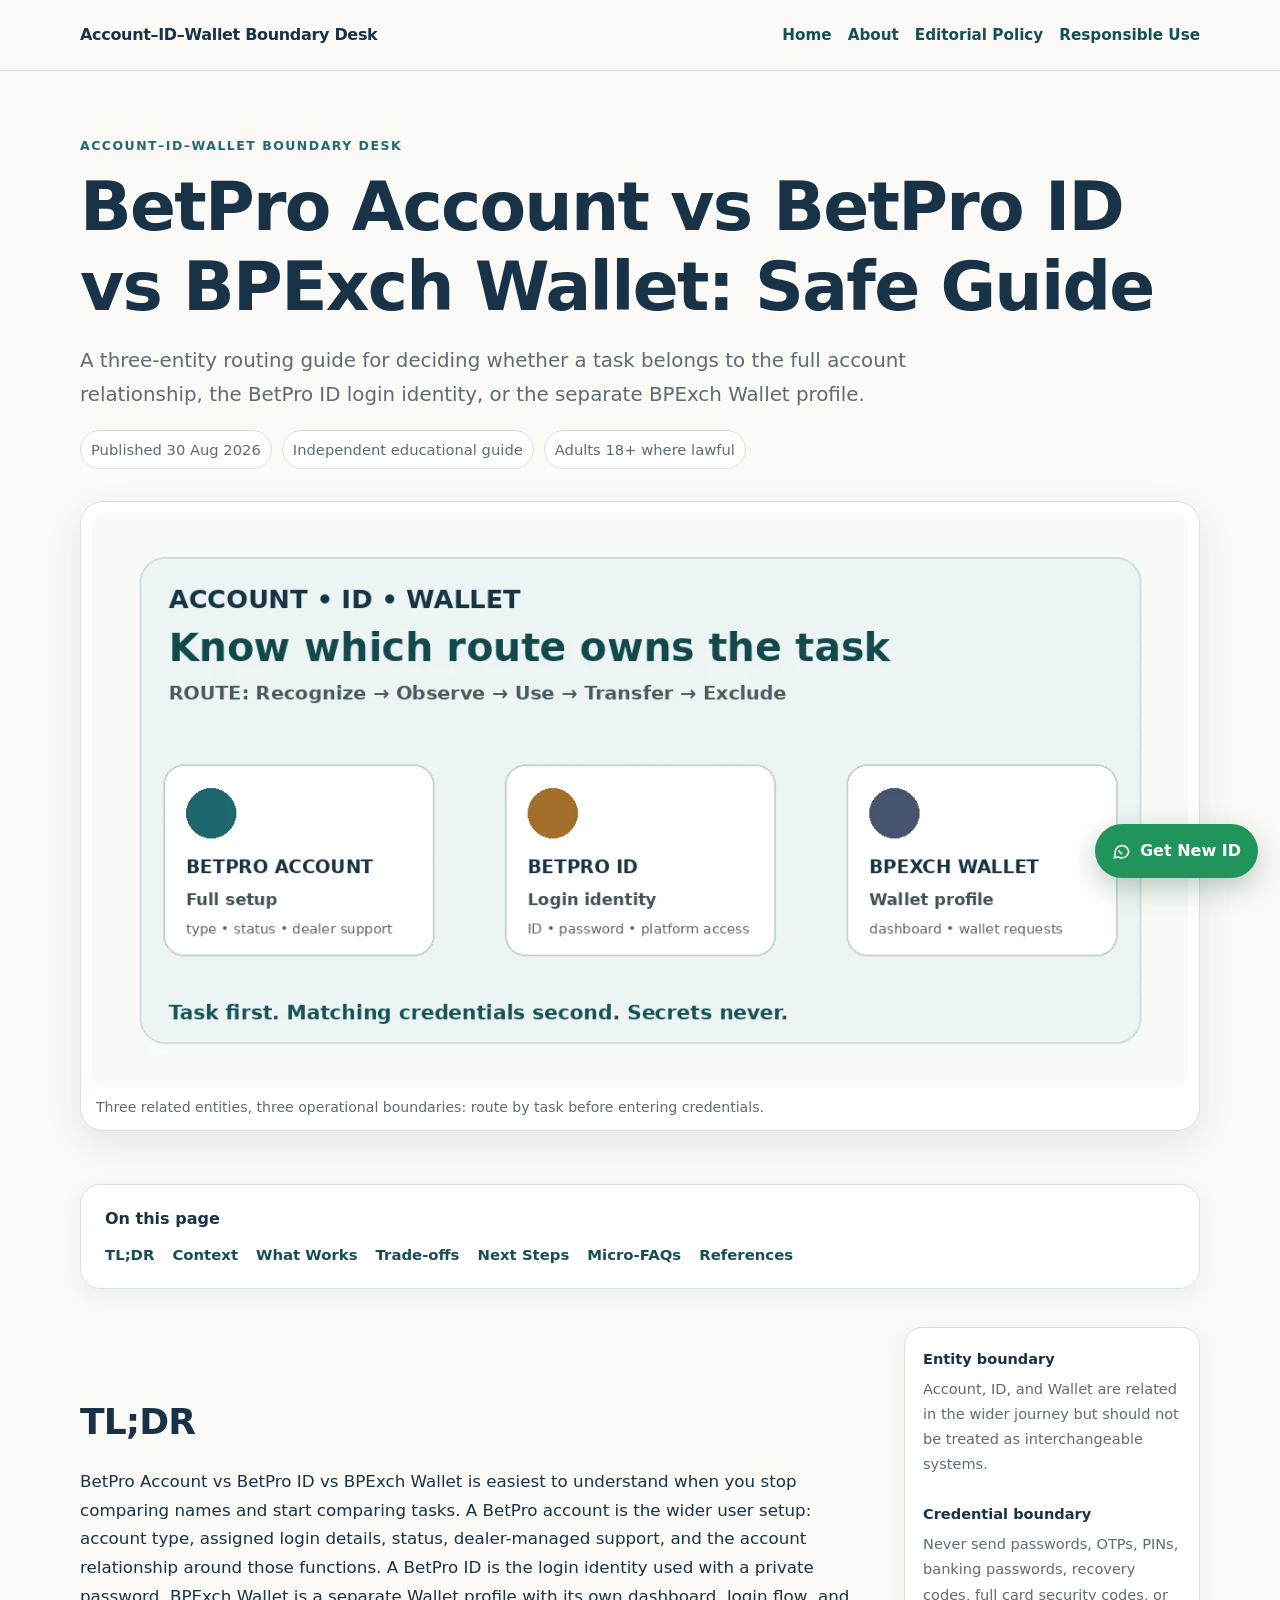
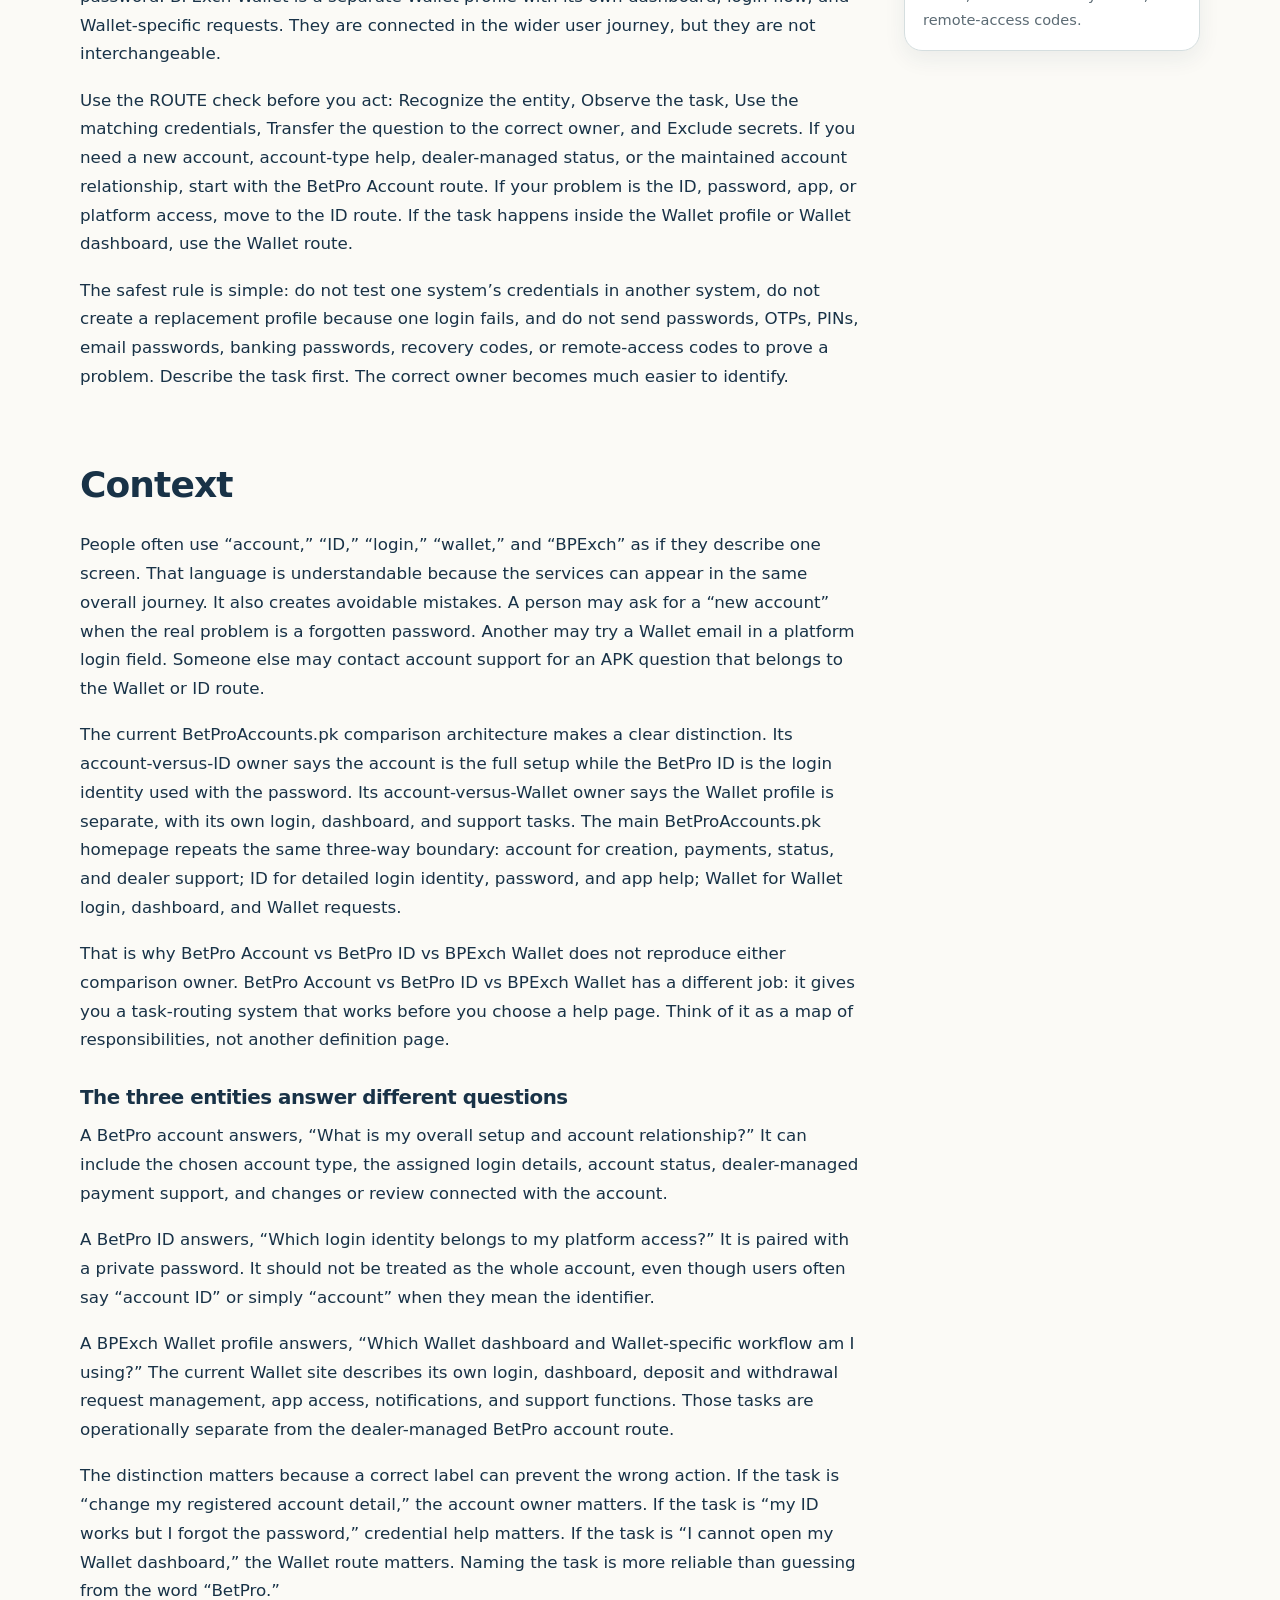
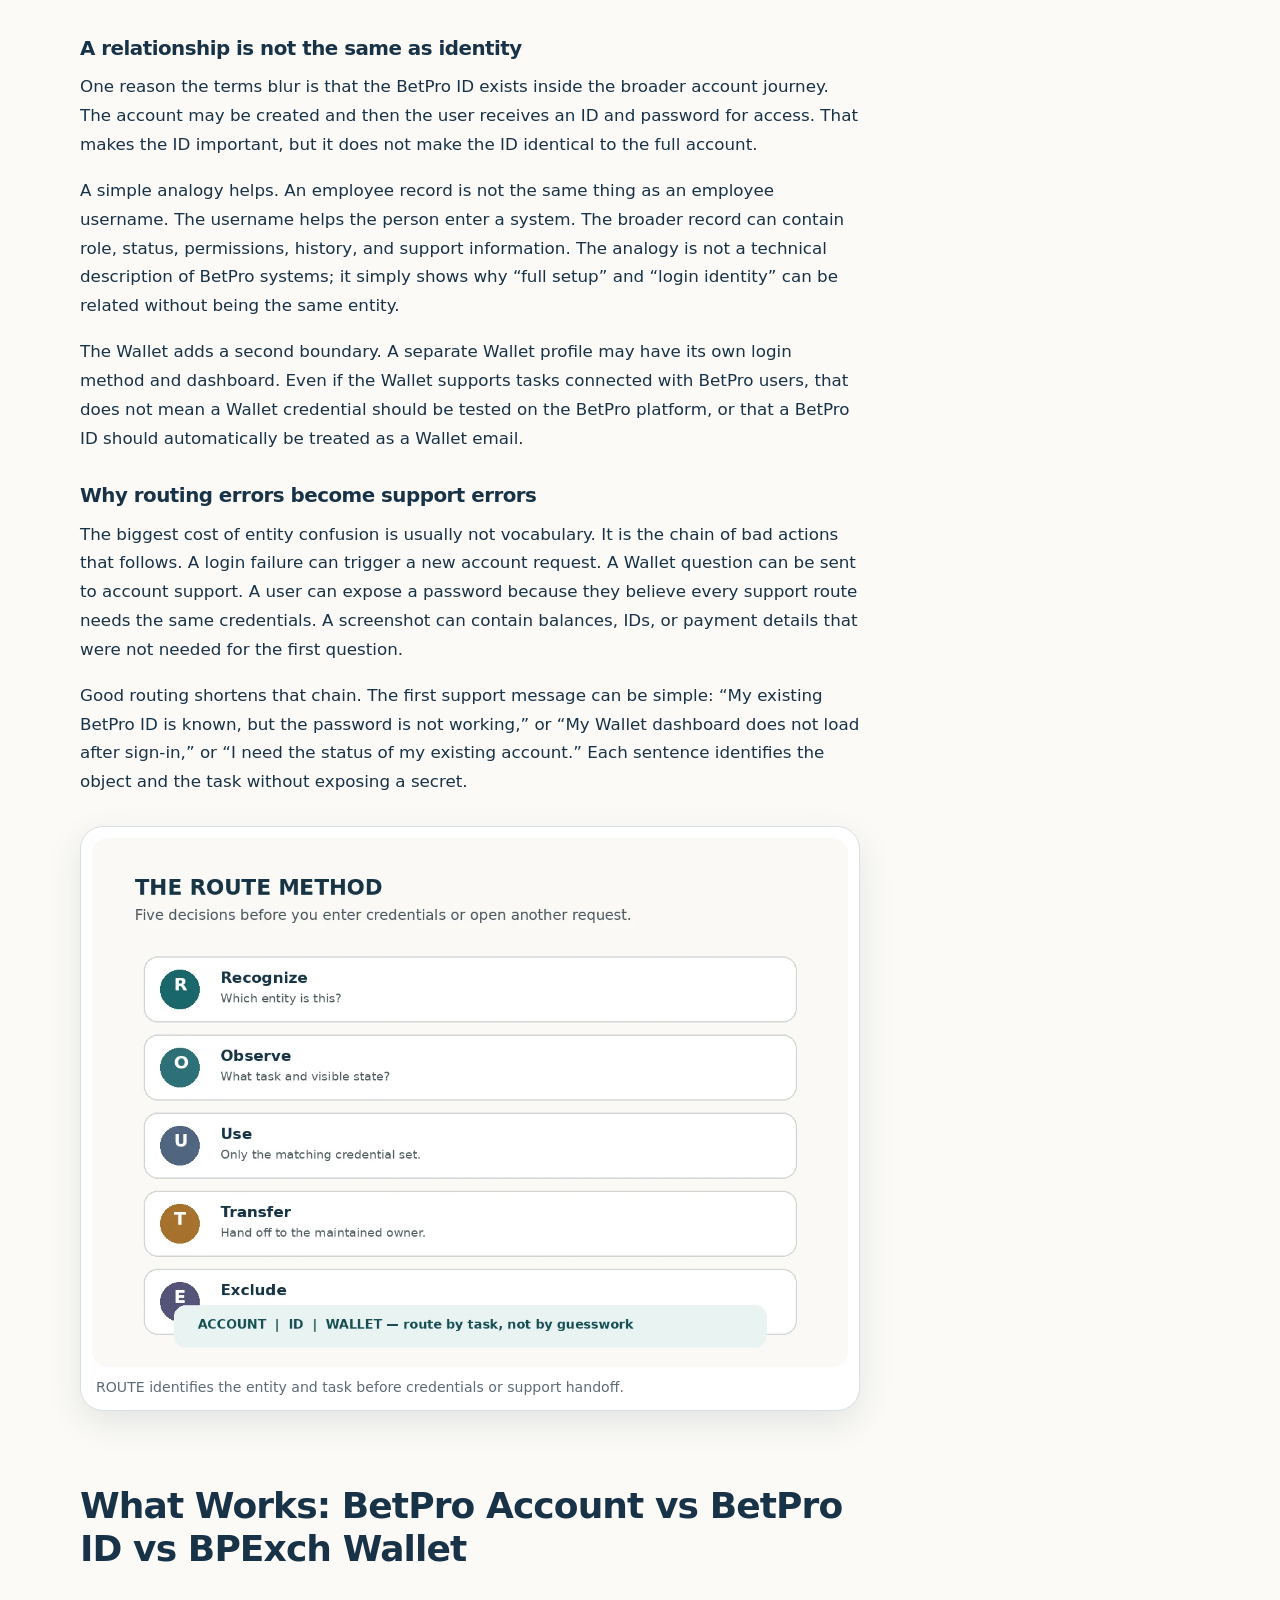
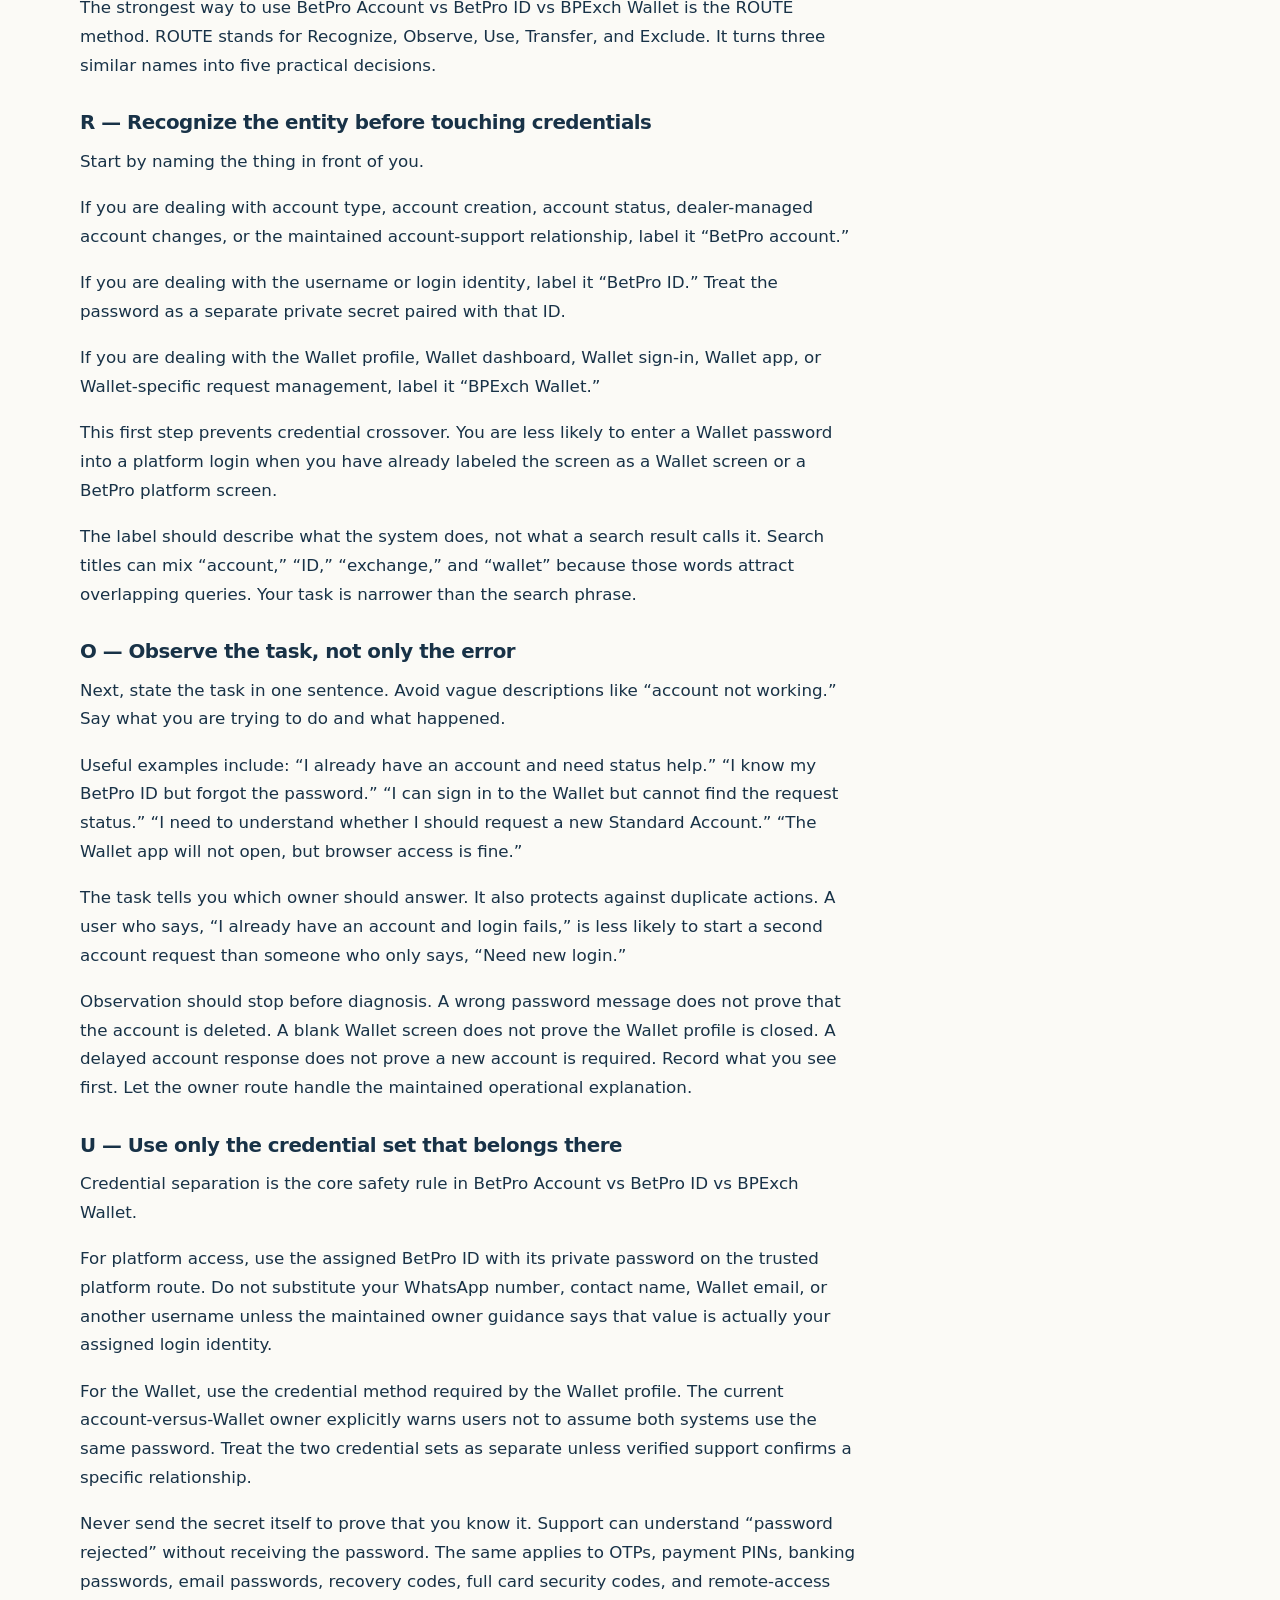
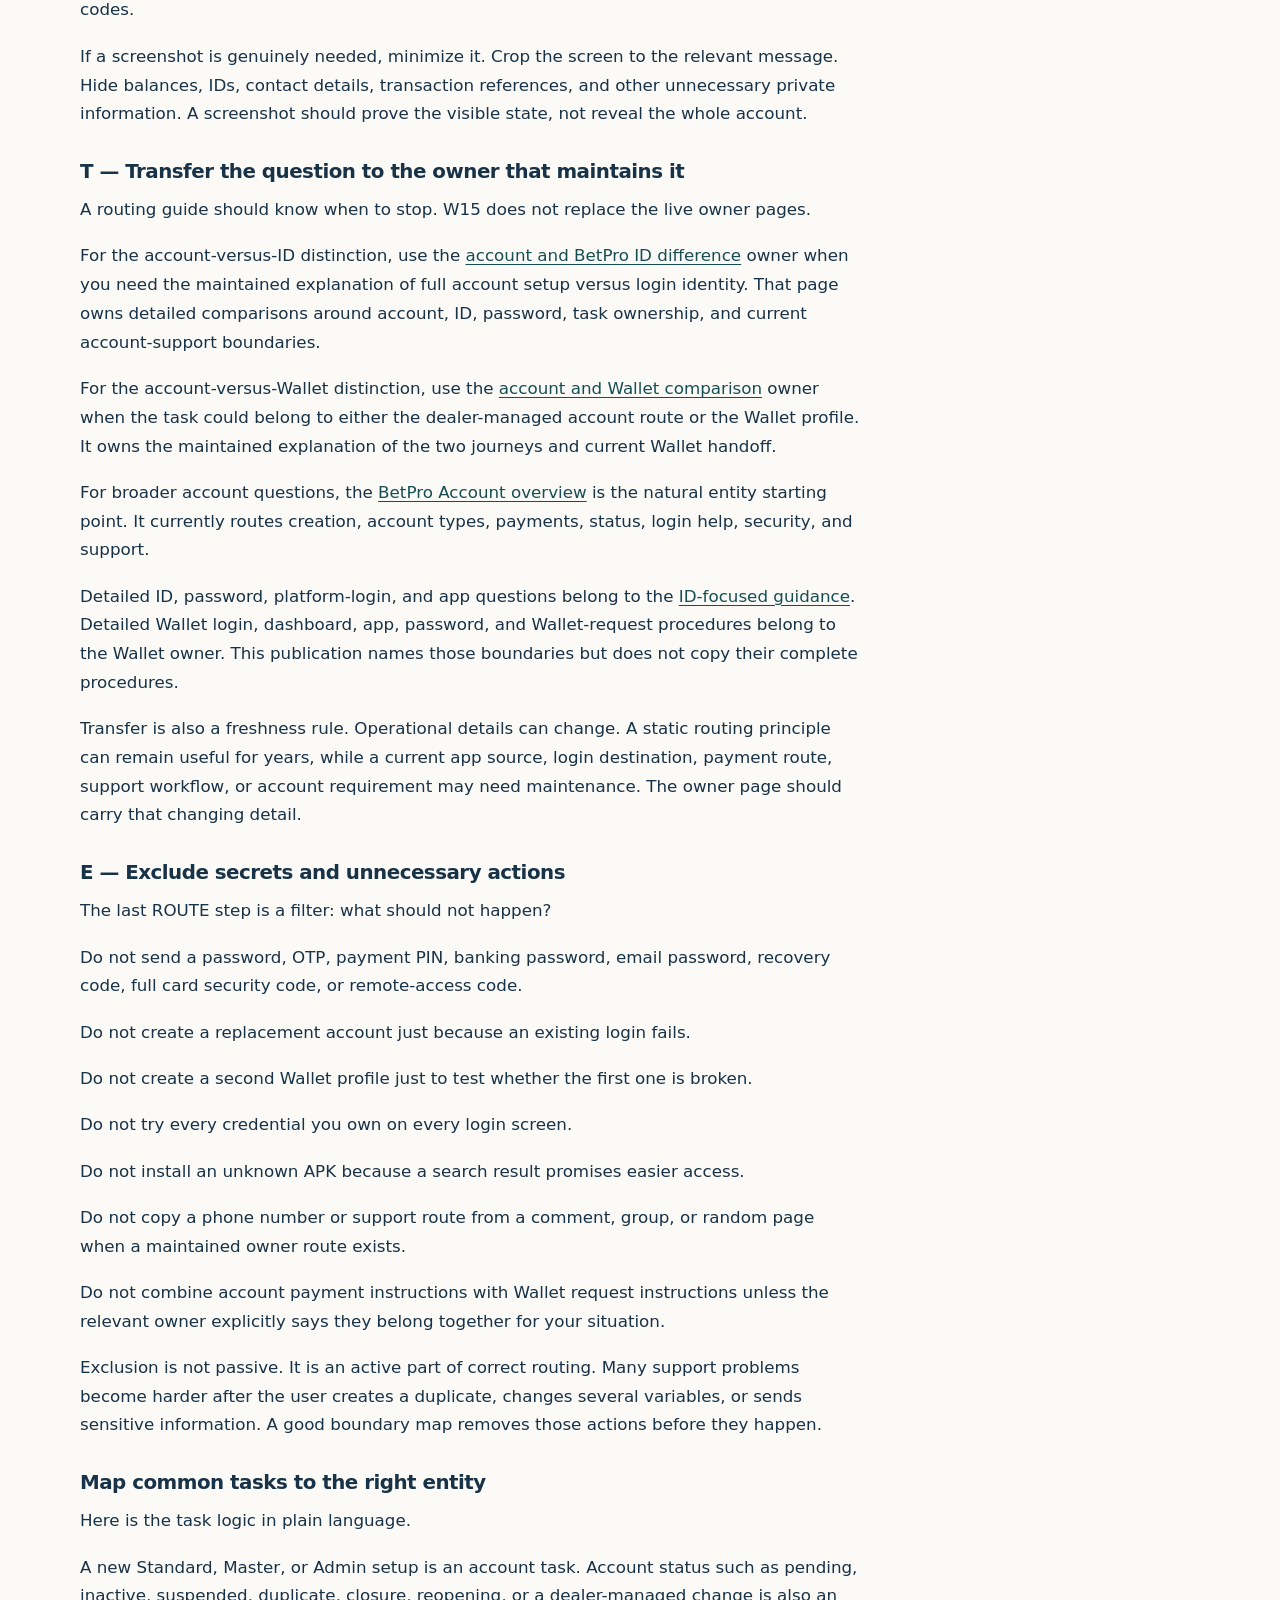
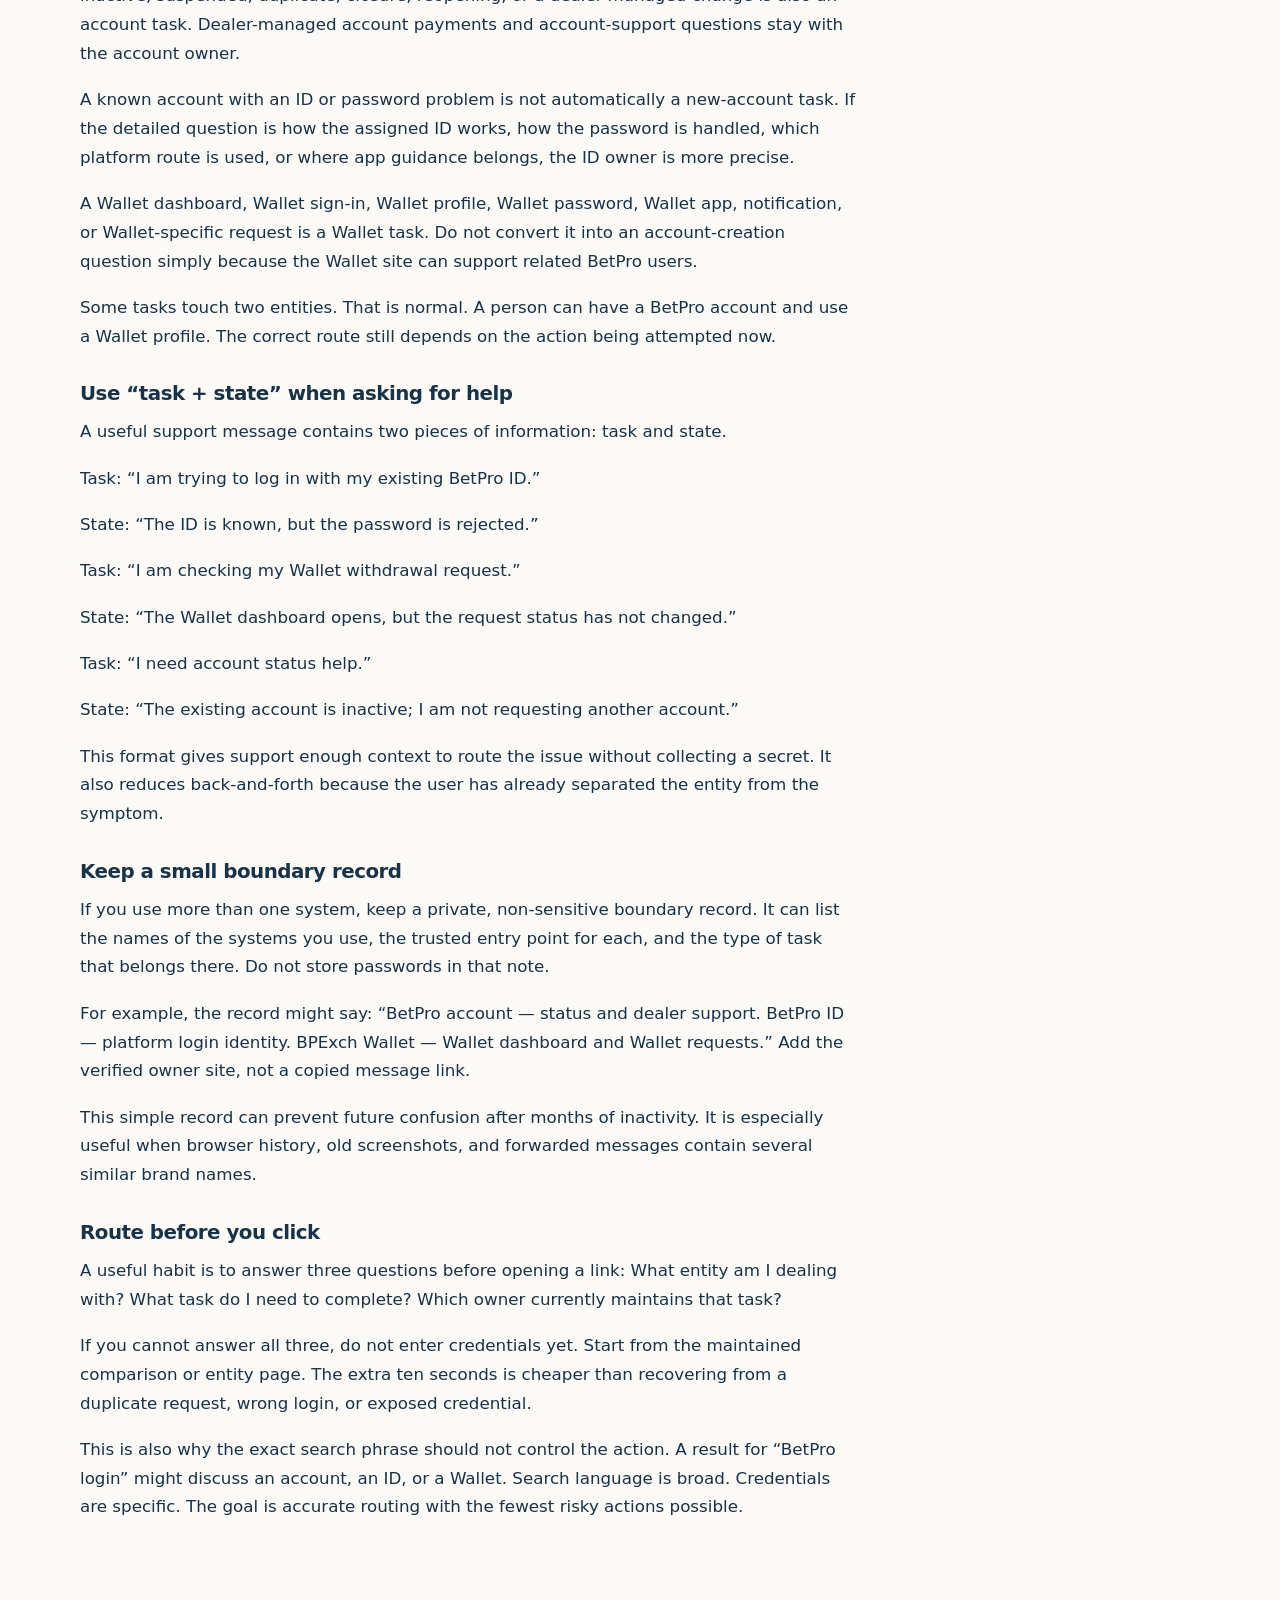
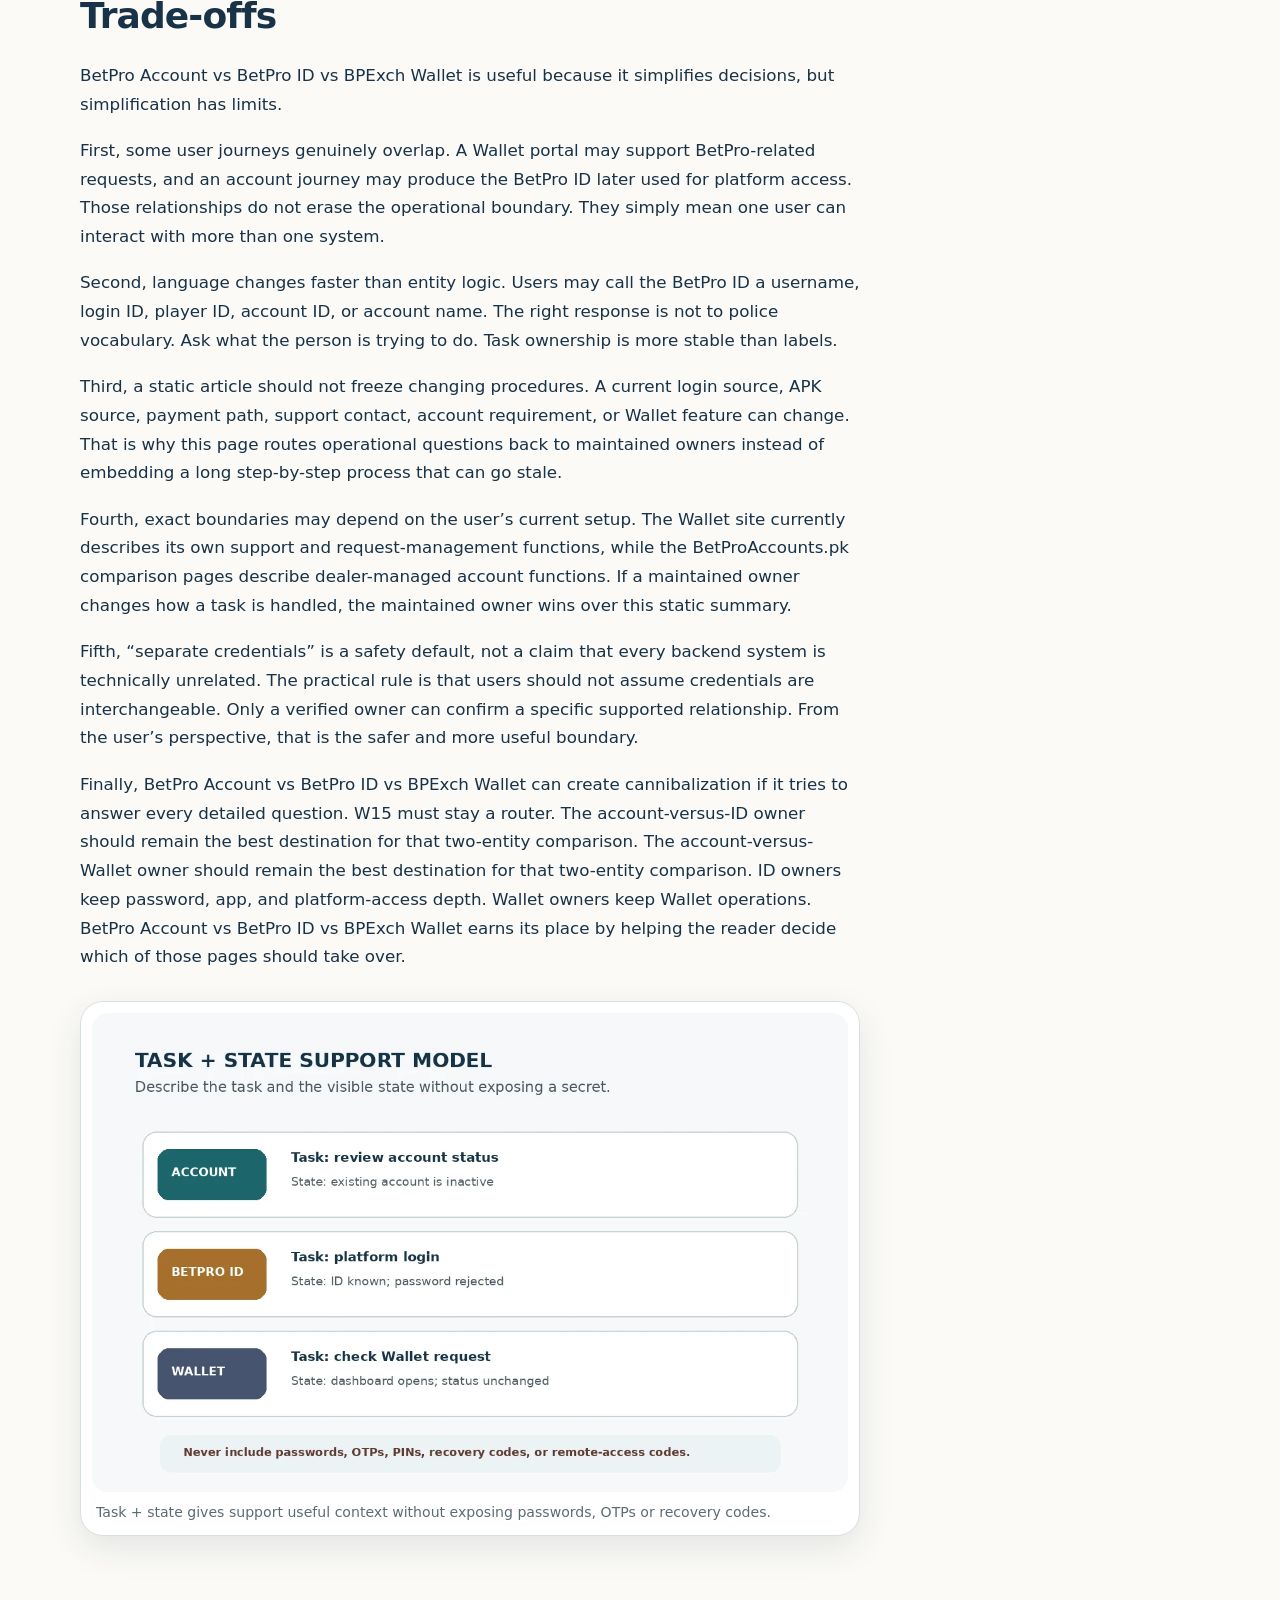
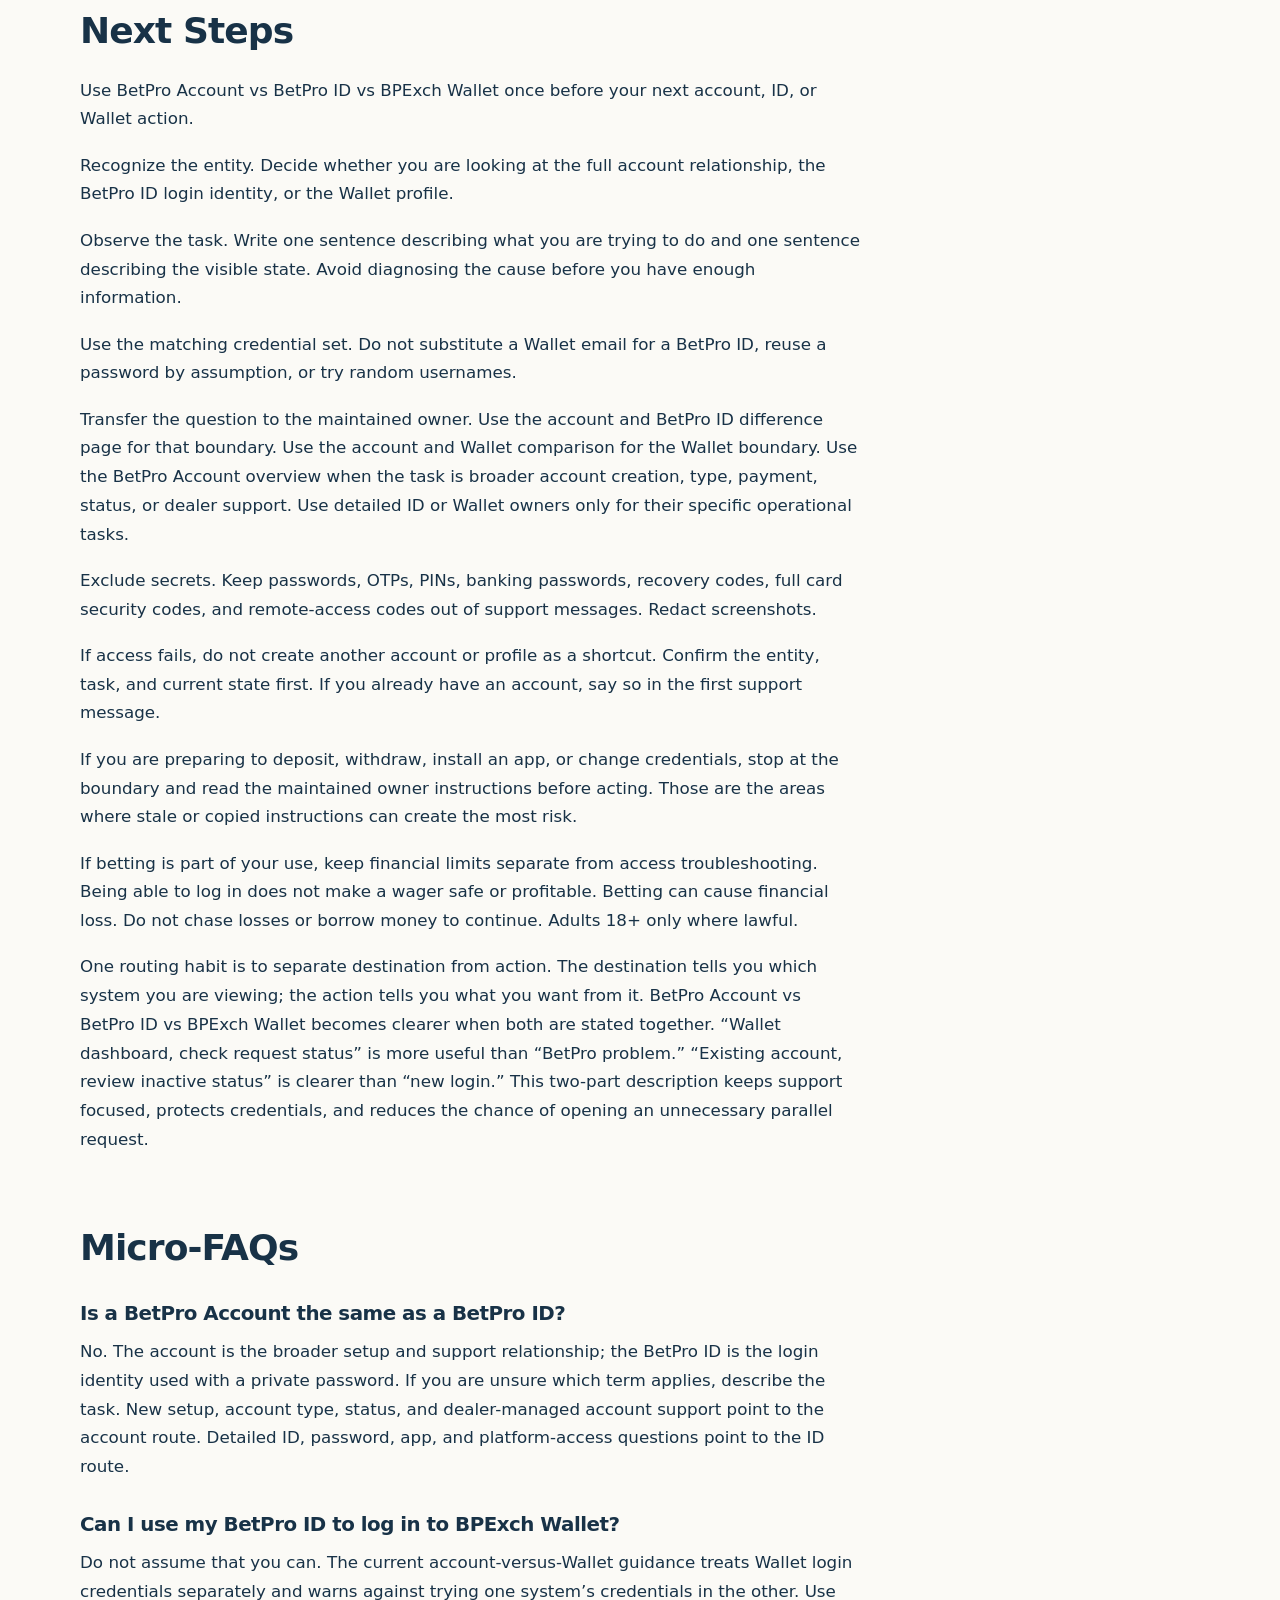
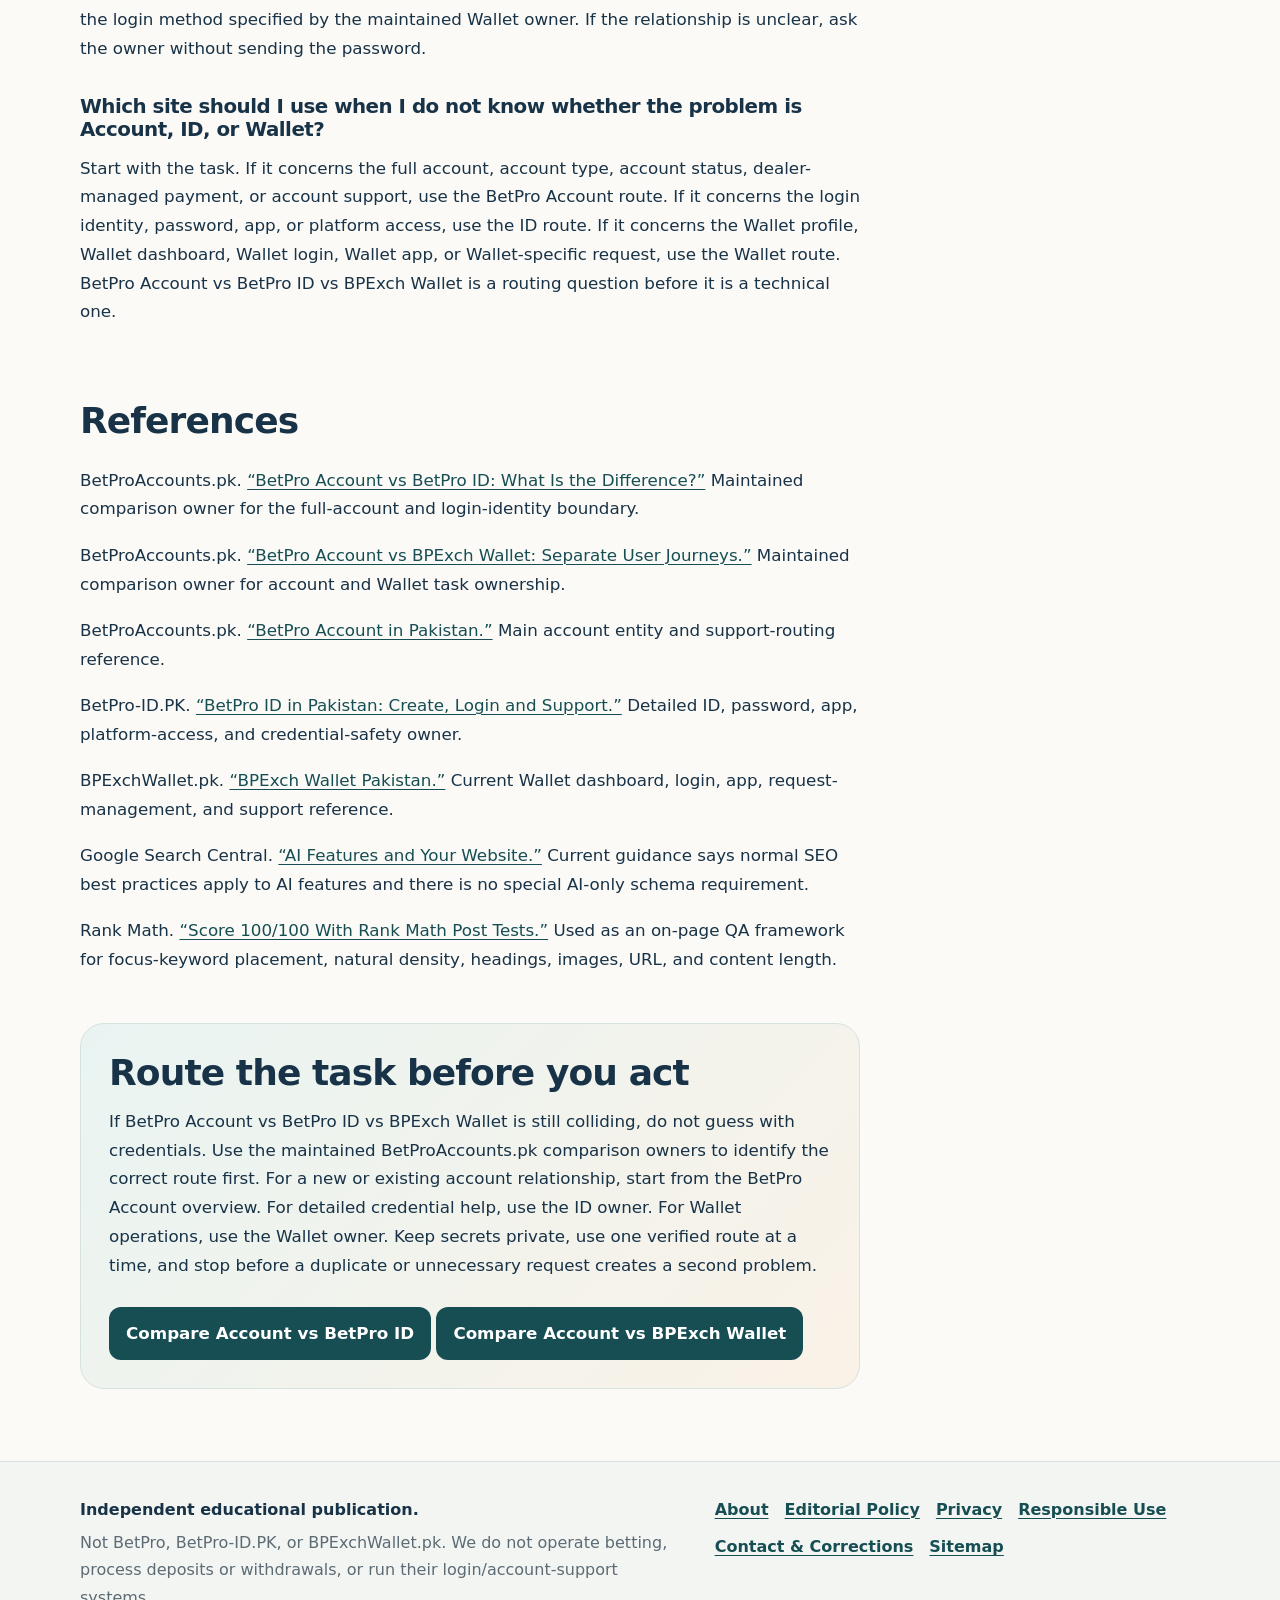
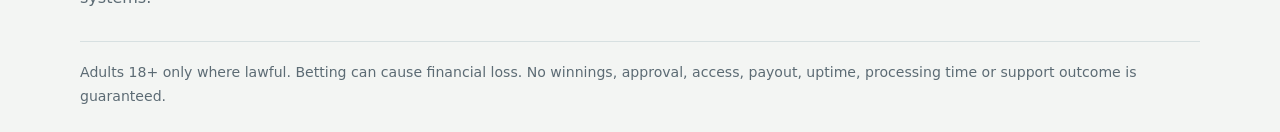
<file: index.html>
<!doctype html>
<html lang="en-PK">
<head>
<meta charset="utf-8">
<meta name="viewport" content="width=device-width,initial-scale=1">
<title>BetPro Account vs BetPro ID vs BPExch Wallet: Safe Guide</title>
<meta name="description" content="BetPro Account vs BetPro ID vs BPExch Wallet explained by task, credentials, support owner, and privacy boundaries so you choose the right route.">
<meta name="robots" content="index,follow,max-image-preview:large">
<meta name="googlebot" content="index,follow,max-image-preview:large">
<meta name="google-site-verification" content="hveNknq0QRb-euWzdTjgXAFqVO-na70JGhI0lfQrDl8">
<link rel="canonical" href="https://betpro-account-ecvu1.sevalla.page/">
<link rel="stylesheet" href="/assets-v15.css?v=20260830">
<link rel="icon" href="/favicon.svg" type="image/svg+xml">
<link rel="manifest" href="/site.webmanifest">
<meta name="theme-color" content="#183247">
<meta property="og:type" content="article">
<meta property="og:title" content="BetPro Account vs BetPro ID vs BPExch Wallet: Safe Guide">
<meta property="og:description" content="BetPro Account vs BetPro ID vs BPExch Wallet explained by task, credentials, support owner, and privacy boundaries so you choose the right route.">
<meta property="og:url" content="https://betpro-account-ecvu1.sevalla.page/">
<meta property="og:image" content="https://betpro-account-ecvu1.sevalla.page/images/betpro-account-vs-id-vs-wallet.webp">
<meta property="og:image:width" content="1200">
<meta property="og:image:height" content="628">
<meta property="og:image:alt" content="BetPro Account vs BetPro ID vs BPExch Wallet — safe task and credential boundary map">
<meta property="og:locale" content="en_PK">
<meta name="twitter:card" content="summary_large_image">
<meta name="twitter:title" content="BetPro Account vs BetPro ID vs BPExch Wallet: Safe Guide">
<meta name="twitter:description" content="BetPro Account vs BetPro ID vs BPExch Wallet explained by task, credentials, support owner, and privacy boundaries so you choose the right route.">
<meta name="twitter:image" content="https://betpro-account-ecvu1.sevalla.page/images/betpro-account-vs-id-vs-wallet.webp">
<script type="application/ld+json">{"@context":"https://schema.org","@graph":[{"@type":"Organization","@id":"https://betpro-account-ecvu1.sevalla.page/#organization","name":"Account–ID–Wallet Boundary Desk","url":"https://betpro-account-ecvu1.sevalla.page/","description":"Independent educational publication for routing BetPro Account, BetPro ID and BPExch Wallet tasks."},{"@type":"WebSite","@id":"https://betpro-account-ecvu1.sevalla.page/#website","url":"https://betpro-account-ecvu1.sevalla.page/","name":"Account–ID–Wallet Boundary Desk","publisher":{"@id":"https://betpro-account-ecvu1.sevalla.page/#organization"},"inLanguage":"en-PK"},{"@type":"WebPage","@id":"https://betpro-account-ecvu1.sevalla.page/#webpage","url":"https://betpro-account-ecvu1.sevalla.page/","name":"BetPro Account vs BetPro ID vs BPExch Wallet: Safe Guide","description":"BetPro Account vs BetPro ID vs BPExch Wallet explained by task, credentials, support owner, and privacy boundaries so you choose the right route.","isPartOf":{"@id":"https://betpro-account-ecvu1.sevalla.page/#website"},"breadcrumb":{"@id":"https://betpro-account-ecvu1.sevalla.page/#breadcrumb"},"inLanguage":"en-PK"},{"@type":"Article","@id":"https://betpro-account-ecvu1.sevalla.page/#article","headline":"BetPro Account vs BetPro ID vs BPExch Wallet: Safe Guide","description":"BetPro Account vs BetPro ID vs BPExch Wallet explained by task, credentials, support owner, and privacy boundaries so you choose the right route.","mainEntityOfPage":{"@id":"https://betpro-account-ecvu1.sevalla.page/#webpage"},"author":{"@id":"https://betpro-account-ecvu1.sevalla.page/#organization"},"publisher":{"@id":"https://betpro-account-ecvu1.sevalla.page/#organization"},"datePublished":"2026-08-30","dateModified":"2026-08-30","image":["https://betpro-account-ecvu1.sevalla.page/images/betpro-account-vs-id-vs-wallet.webp","https://betpro-account-ecvu1.sevalla.page/images/route-entity-decision-map.webp","https://betpro-account-ecvu1.sevalla.page/images/task-state-safe-support.webp"],"about":[{"@type":"Thing","name":"BetPro Account"},{"@type":"Thing","name":"BetPro ID"},{"@type":"Thing","name":"BPExch Wallet"},{"@type":"Thing","name":"task routing"}],"isAccessibleForFree":true,"inLanguage":"en-PK"},{"@type":"BreadcrumbList","@id":"https://betpro-account-ecvu1.sevalla.page/#breadcrumb","itemListElement":[{"@type":"ListItem","position":1,"name":"Home","item":"https://betpro-account-ecvu1.sevalla.page/"}]}]}</script>
</head>
<body>
<a class="skip" href="#main">Skip to content</a>
<header class="site-header">
  <div class="wrap nav-wrap">
    <a class="brand" href="/">Account–ID–Wallet Boundary Desk</a>
    <nav aria-label="Primary">
      <a href="/">Home</a>
      <a href="/about.html">About</a>
      <a href="/editorial-policy.html">Editorial Policy</a>
      <a href="/responsible-use.html">Responsible Use</a>
    </nav>
  </div>
</header>
<main id="main">
<section class="hero">
  <div class="wrap">
    <p class="eyebrow">Account–ID–Wallet Boundary Desk</p>
    <h1>BetPro Account vs BetPro ID vs BPExch Wallet: Safe Guide</h1>
    <p class="deck">A three-entity routing guide for deciding whether a task belongs to the full account relationship, the BetPro ID login identity, or the separate BPExch Wallet profile.</p>
    <div class="meta-row">
      <span class="badge">Published 30 Aug 2026</span>
      <span class="badge">Independent educational guide</span>
      <span class="badge">Adults 18+ where lawful</span>
    </div>
    <figure class="hero-figure" data-exclude-wordcount="true">
      <img src="/images/betpro-account-vs-id-vs-wallet.webp" width="1200" height="628"
      alt="BetPro Account vs BetPro ID vs BPExch Wallet — safe task and credential boundary map" fetchpriority="high" decoding="async">
      <figcaption>Three related entities, three operational boundaries: route by task before entering credentials.</figcaption>
    </figure>
  </div>
</section>

<nav class="toc wrap" aria-label="Article contents" data-exclude-wordcount="true">
  <strong>On this page</strong>
  <ul>
    <li><a href="#tldr">TL;DR</a></li>
    <li><a href="#context">Context</a></li>
    <li><a href="#what-works">What Works</a></li>
    <li><a href="#trade-offs">Trade-offs</a></li>
    <li><a href="#next-steps">Next Steps</a></li>
    <li><a href="#micro-faqs">Micro-FAQs</a></li>
    <li><a href="#references">References</a></li>
  </ul>
</nav>

<div class="wrap article-shell">
  <article id="article-body" aria-label="BetPro Account vs BetPro ID vs BPExch Wallet guide">
    <h2 id="tldr">TL;DR</h2><p>BetPro Account vs BetPro ID vs BPExch Wallet is easiest to understand when you stop comparing names and start comparing tasks. A BetPro account is the wider user setup: account type, assigned login details, status, dealer-managed support, and the account relationship around those functions. A BetPro ID is the login identity used with a private password. BPExch Wallet is a separate Wallet profile with its own dashboard, login flow, and Wallet-specific requests. They are connected in the wider user journey, but they are not interchangeable.</p><p>Use the ROUTE check before you act: Recognize the entity, Observe the task, Use the matching credentials, Transfer the question to the correct owner, and Exclude secrets. If you need a new account, account-type help, dealer-managed status, or the maintained account relationship, start with the BetPro Account route. If your problem is the ID, password, app, or platform access, move to the ID route. If the task happens inside the Wallet profile or Wallet dashboard, use the Wallet route.</p><p>The safest rule is simple: do not test one system’s credentials in another system, do not create a replacement profile because one login fails, and do not send passwords, OTPs, PINs, email passwords, banking passwords, recovery codes, or remote-access codes to prove a problem. Describe the task first. The correct owner becomes much easier to identify.</p><h2 id="context">Context</h2><p>People often use “account,” “ID,” “login,” “wallet,” and “BPExch” as if they describe one screen. That language is understandable because the services can appear in the same overall journey. It also creates avoidable mistakes. A person may ask for a “new account” when the real problem is a forgotten password. Another may try a Wallet email in a platform login field. Someone else may contact account support for an APK question that belongs to the Wallet or ID route.</p><p>The current BetProAccounts.pk comparison architecture makes a clear distinction. Its account-versus-ID owner says the account is the full setup while the BetPro ID is the login identity used with the password. Its account-versus-Wallet owner says the Wallet profile is separate, with its own login, dashboard, and support tasks. The main BetProAccounts.pk homepage repeats the same three-way boundary: account for creation, payments, status, and dealer support; ID for detailed login identity, password, and app help; Wallet for Wallet login, dashboard, and Wallet requests.</p><p>That is why BetPro Account vs BetPro ID vs BPExch Wallet does not reproduce either comparison owner. BetPro Account vs BetPro ID vs BPExch Wallet has a different job: it gives you a task-routing system that works before you choose a help page. Think of it as a map of responsibilities, not another definition page.</p><h3 id="the-three-entities-answer-different-questions">The three entities answer different questions</h3><p>A BetPro account answers, “What is my overall setup and account relationship?” It can include the chosen account type, the assigned login details, account status, dealer-managed payment support, and changes or review connected with the account.</p><p>A BetPro ID answers, “Which login identity belongs to my platform access?” It is paired with a private password. It should not be treated as the whole account, even though users often say “account ID” or simply “account” when they mean the identifier.</p><p>A BPExch Wallet profile answers, “Which Wallet dashboard and Wallet-specific workflow am I using?” The current Wallet site describes its own login, dashboard, deposit and withdrawal request management, app access, notifications, and support functions. Those tasks are operationally separate from the dealer-managed BetPro account route.</p><p>The distinction matters because a correct label can prevent the wrong action. If the task is “change my registered account detail,” the account owner matters. If the task is “my ID works but I forgot the password,” credential help matters. If the task is “I cannot open my Wallet dashboard,” the Wallet route matters. Naming the task is more reliable than guessing from the word “BetPro.”</p><h3 id="a-relationship-is-not-the-same-as-identity">A relationship is not the same as identity</h3><p>One reason the terms blur is that the BetPro ID exists inside the broader account journey. The account may be created and then the user receives an ID and password for access. That makes the ID important, but it does not make the ID identical to the full account.</p><p>A simple analogy helps. An employee record is not the same thing as an employee username. The username helps the person enter a system. The broader record can contain role, status, permissions, history, and support information. The analogy is not a technical description of BetPro systems; it simply shows why “full setup” and “login identity” can be related without being the same entity.</p><p>The Wallet adds a second boundary. A separate Wallet profile may have its own login method and dashboard. Even if the Wallet supports tasks connected with BetPro users, that does not mean a Wallet credential should be tested on the BetPro platform, or that a BetPro ID should automatically be treated as a Wallet email.</p><h3 id="why-routing-errors-become-support-errors">Why routing errors become support errors</h3><p>The biggest cost of entity confusion is usually not vocabulary. It is the chain of bad actions that follows. A login failure can trigger a new account request. A Wallet question can be sent to account support. A user can expose a password because they believe every support route needs the same credentials. A screenshot can contain balances, IDs, or payment details that were not needed for the first question.</p><p>Good routing shortens that chain. The first support message can be simple: “My existing BetPro ID is known, but the password is not working,” or “My Wallet dashboard does not load after sign-in,” or “I need the status of my existing account.” Each sentence identifies the object and the task without exposing a secret.</p><figure class="content-figure" data-exclude-wordcount="true">
<img src="/images/route-entity-decision-map.webp" width="1200" height="840" loading="lazy" decoding="async"
alt="ROUTE decision map for BetPro Account, BetPro ID and BPExch Wallet">
<figcaption>ROUTE identifies the entity and task before credentials or support handoff.</figcaption>
</figure><h2 id="what-works">What Works: BetPro Account vs BetPro ID vs BPExch Wallet</h2><p>The strongest way to use BetPro Account vs BetPro ID vs BPExch Wallet is the ROUTE method. ROUTE stands for Recognize, Observe, Use, Transfer, and Exclude. It turns three similar names into five practical decisions.</p><h3 id="r-recognize-the-entity-before-touching-credentials">R — Recognize the entity before touching credentials</h3><p>Start by naming the thing in front of you.</p><p>If you are dealing with account type, account creation, account status, dealer-managed account changes, or the maintained account-support relationship, label it “BetPro account.”</p><p>If you are dealing with the username or login identity, label it “BetPro ID.” Treat the password as a separate private secret paired with that ID.</p><p>If you are dealing with the Wallet profile, Wallet dashboard, Wallet sign-in, Wallet app, or Wallet-specific request management, label it “BPExch Wallet.”</p><p>This first step prevents credential crossover. You are less likely to enter a Wallet password into a platform login when you have already labeled the screen as a Wallet screen or a BetPro platform screen.</p><p>The label should describe what the system does, not what a search result calls it. Search titles can mix “account,” “ID,” “exchange,” and “wallet” because those words attract overlapping queries. Your task is narrower than the search phrase.</p><h3 id="o-observe-the-task-not-only-the-error">O — Observe the task, not only the error</h3><p>Next, state the task in one sentence. Avoid vague descriptions like “account not working.” Say what you are trying to do and what happened.</p><p>Useful examples include: “I already have an account and need status help.” “I know my BetPro ID but forgot the password.” “I can sign in to the Wallet but cannot find the request status.” “I need to understand whether I should request a new Standard Account.” “The Wallet app will not open, but browser access is fine.”</p><p>The task tells you which owner should answer. It also protects against duplicate actions. A user who says, “I already have an account and login fails,” is less likely to start a second account request than someone who only says, “Need new login.”</p><p>Observation should stop before diagnosis. A wrong password message does not prove that the account is deleted. A blank Wallet screen does not prove the Wallet profile is closed. A delayed account response does not prove a new account is required. Record what you see first. Let the owner route handle the maintained operational explanation.</p><h3 id="u-use-only-the-credential-set-that-belongs-there">U — Use only the credential set that belongs there</h3><p>Credential separation is the core safety rule in BetPro Account vs BetPro ID vs BPExch Wallet.</p><p>For platform access, use the assigned BetPro ID with its private password on the trusted platform route. Do not substitute your WhatsApp number, contact name, Wallet email, or another username unless the maintained owner guidance says that value is actually your assigned login identity.</p><p>For the Wallet, use the credential method required by the Wallet profile. The current account-versus-Wallet owner explicitly warns users not to assume both systems use the same password. Treat the two credential sets as separate unless verified support confirms a specific relationship.</p><p>Never send the secret itself to prove that you know it. Support can understand “password rejected” without receiving the password. The same applies to OTPs, payment PINs, banking passwords, email passwords, recovery codes, full card security codes, and remote-access codes.</p><p>If a screenshot is genuinely needed, minimize it. Crop the screen to the relevant message. Hide balances, IDs, contact details, transaction references, and other unnecessary private information. A screenshot should prove the visible state, not reveal the whole account.</p><h3 id="t-transfer-the-question-to-the-owner-that-maintains-it">T — Transfer the question to the owner that maintains it</h3><p>A routing guide should know when to stop. W15 does not replace the live owner pages.</p><p>For the account-versus-ID distinction, use the <a href="https://betproaccounts.pk/betpro-account-vs-betpro-id">account and BetPro ID difference</a> owner when you need the maintained explanation of full account setup versus login identity. That page owns detailed comparisons around account, ID, password, task ownership, and current account-support boundaries.</p><p>For the account-versus-Wallet distinction, use the <a href="https://betproaccounts.pk/betpro-account-vs-bpexch-wallet">account and Wallet comparison</a> owner when the task could belong to either the dealer-managed account route or the Wallet profile. It owns the maintained explanation of the two journeys and current Wallet handoff.</p><p>For broader account questions, the <a href="https://betproaccounts.pk/">BetPro Account overview</a> is the natural entity starting point. It currently routes creation, account types, payments, status, login help, security, and support.</p><p>Detailed ID, password, platform-login, and app questions belong to the <a href="https://betpro-id-in-pakistan.b12sites.com/index">ID-focused guidance</a>. Detailed Wallet login, dashboard, app, password, and Wallet-request procedures belong to the Wallet owner. This publication names those boundaries but does not copy their complete procedures.</p><p>Transfer is also a freshness rule. Operational details can change. A static routing principle can remain useful for years, while a current app source, login destination, payment route, support workflow, or account requirement may need maintenance. The owner page should carry that changing detail.</p><h3 id="e-exclude-secrets-and-unnecessary-actions">E — Exclude secrets and unnecessary actions</h3><p>The last ROUTE step is a filter: what should not happen?</p><p>Do not send a password, OTP, payment PIN, banking password, email password, recovery code, full card security code, or remote-access code.</p><p>Do not create a replacement account just because an existing login fails.</p><p>Do not create a second Wallet profile just to test whether the first one is broken.</p><p>Do not try every credential you own on every login screen.</p><p>Do not install an unknown APK because a search result promises easier access.</p><p>Do not copy a phone number or support route from a comment, group, or random page when a maintained owner route exists.</p><p>Do not combine account payment instructions with Wallet request instructions unless the relevant owner explicitly says they belong together for your situation.</p><p>Exclusion is not passive. It is an active part of correct routing. Many support problems become harder after the user creates a duplicate, changes several variables, or sends sensitive information. A good boundary map removes those actions before they happen.</p><h3 id="map-common-tasks-to-the-right-entity">Map common tasks to the right entity</h3><p>Here is the task logic in plain language.</p><p>A new Standard, Master, or Admin setup is an account task. Account status such as pending, inactive, suspended, duplicate, closure, reopening, or a dealer-managed change is also an account task. Dealer-managed account payments and account-support questions stay with the account owner.</p><p>A known account with an ID or password problem is not automatically a new-account task. If the detailed question is how the assigned ID works, how the password is handled, which platform route is used, or where app guidance belongs, the ID owner is more precise.</p><p>A Wallet dashboard, Wallet sign-in, Wallet profile, Wallet password, Wallet app, notification, or Wallet-specific request is a Wallet task. Do not convert it into an account-creation question simply because the Wallet site can support related BetPro users.</p><p>Some tasks touch two entities. That is normal. A person can have a BetPro account and use a Wallet profile. The correct route still depends on the action being attempted now.</p><h3 id="use-task-state-when-asking-for-help">Use “task + state” when asking for help</h3><p>A useful support message contains two pieces of information: task and state.</p><p>Task: “I am trying to log in with my existing BetPro ID.”</p><p>State: “The ID is known, but the password is rejected.”</p><p>Task: “I am checking my Wallet withdrawal request.”</p><p>State: “The Wallet dashboard opens, but the request status has not changed.”</p><p>Task: “I need account status help.”</p><p>State: “The existing account is inactive; I am not requesting another account.”</p><p>This format gives support enough context to route the issue without collecting a secret. It also reduces back-and-forth because the user has already separated the entity from the symptom.</p><h3 id="keep-a-small-boundary-record">Keep a small boundary record</h3><p>If you use more than one system, keep a private, non-sensitive boundary record. It can list the names of the systems you use, the trusted entry point for each, and the type of task that belongs there. Do not store passwords in that note.</p><p>For example, the record might say: “BetPro account — status and dealer support. BetPro ID — platform login identity. BPExch Wallet — Wallet dashboard and Wallet requests.” Add the verified owner site, not a copied message link.</p><p>This simple record can prevent future confusion after months of inactivity. It is especially useful when browser history, old screenshots, and forwarded messages contain several similar brand names.</p><h3 id="route-before-you-click">Route before you click</h3><p>A useful habit is to answer three questions before opening a link: What entity am I dealing with? What task do I need to complete? Which owner currently maintains that task?</p><p>If you cannot answer all three, do not enter credentials yet. Start from the maintained comparison or entity page. The extra ten seconds is cheaper than recovering from a duplicate request, wrong login, or exposed credential.</p><p>This is also why the exact search phrase should not control the action. A result for “BetPro login” might discuss an account, an ID, or a Wallet. Search language is broad. Credentials are specific. The goal is accurate routing with the fewest risky actions possible.</p><h2 id="trade-offs">Trade-offs</h2><p>BetPro Account vs BetPro ID vs BPExch Wallet is useful because it simplifies decisions, but simplification has limits.</p><p>First, some user journeys genuinely overlap. A Wallet portal may support BetPro-related requests, and an account journey may produce the BetPro ID later used for platform access. Those relationships do not erase the operational boundary. They simply mean one user can interact with more than one system.</p><p>Second, language changes faster than entity logic. Users may call the BetPro ID a username, login ID, player ID, account ID, or account name. The right response is not to police vocabulary. Ask what the person is trying to do. Task ownership is more stable than labels.</p><p>Third, a static article should not freeze changing procedures. A current login source, APK source, payment path, support contact, account requirement, or Wallet feature can change. That is why this page routes operational questions back to maintained owners instead of embedding a long step-by-step process that can go stale.</p><p>Fourth, exact boundaries may depend on the user’s current setup. The Wallet site currently describes its own support and request-management functions, while the BetProAccounts.pk comparison pages describe dealer-managed account functions. If a maintained owner changes how a task is handled, the maintained owner wins over this static summary.</p><p>Fifth, “separate credentials” is a safety default, not a claim that every backend system is technically unrelated. The practical rule is that users should not assume credentials are interchangeable. Only a verified owner can confirm a specific supported relationship. From the user’s perspective, that is the safer and more useful boundary.</p><p>Finally, BetPro Account vs BetPro ID vs BPExch Wallet can create cannibalization if it tries to answer every detailed question. W15 must stay a router. The account-versus-ID owner should remain the best destination for that two-entity comparison. The account-versus-Wallet owner should remain the best destination for that two-entity comparison. ID owners keep password, app, and platform-access depth. Wallet owners keep Wallet operations. BetPro Account vs BetPro ID vs BPExch Wallet earns its place by helping the reader decide which of those pages should take over.</p><figure class="content-figure" data-exclude-wordcount="true">
<img src="/images/task-state-safe-support.webp" width="1200" height="760" loading="lazy" decoding="async"
alt="Task and state support model for account ID and Wallet questions">
<figcaption>Task + state gives support useful context without exposing passwords, OTPs or recovery codes.</figcaption>
</figure><h2 id="next-steps">Next Steps</h2><p>Use BetPro Account vs BetPro ID vs BPExch Wallet once before your next account, ID, or Wallet action.</p><p>Recognize the entity. Decide whether you are looking at the full account relationship, the BetPro ID login identity, or the Wallet profile.</p><p>Observe the task. Write one sentence describing what you are trying to do and one sentence describing the visible state. Avoid diagnosing the cause before you have enough information.</p><p>Use the matching credential set. Do not substitute a Wallet email for a BetPro ID, reuse a password by assumption, or try random usernames.</p><p>Transfer the question to the maintained owner. Use the account and BetPro ID difference page for that boundary. Use the account and Wallet comparison for the Wallet boundary. Use the BetPro Account overview when the task is broader account creation, type, payment, status, or dealer support. Use detailed ID or Wallet owners only for their specific operational tasks.</p><p>Exclude secrets. Keep passwords, OTPs, PINs, banking passwords, recovery codes, full card security codes, and remote-access codes out of support messages. Redact screenshots.</p><p>If access fails, do not create another account or profile as a shortcut. Confirm the entity, task, and current state first. If you already have an account, say so in the first support message.</p><p>If you are preparing to deposit, withdraw, install an app, or change credentials, stop at the boundary and read the maintained owner instructions before acting. Those are the areas where stale or copied instructions can create the most risk.</p><p>If betting is part of your use, keep financial limits separate from access troubleshooting. Being able to log in does not make a wager safe or profitable. Betting can cause financial loss. Do not chase losses or borrow money to continue. Adults 18+ only where lawful.</p><p>One routing habit is to separate destination from action. The destination tells you which system you are viewing; the action tells you what you want from it. BetPro Account vs BetPro ID vs BPExch Wallet becomes clearer when both are stated together. “Wallet dashboard, check request status” is more useful than “BetPro problem.” “Existing account, review inactive status” is clearer than “new login.” This two-part description keeps support focused, protects credentials, and reduces the chance of opening an unnecessary parallel request.</p><h2 id="micro-faqs">Micro-FAQs</h2><h3 id="is-a-betpro-account-the-same-as-a-betpro-id">Is a BetPro Account the same as a BetPro ID?</h3><p>No. The account is the broader setup and support relationship; the BetPro ID is the login identity used with a private password. If you are unsure which term applies, describe the task. New setup, account type, status, and dealer-managed account support point to the account route. Detailed ID, password, app, and platform-access questions point to the ID route.</p><h3 id="can-i-use-my-betpro-id-to-log-in-to-bpexch-wallet">Can I use my BetPro ID to log in to BPExch Wallet?</h3><p>Do not assume that you can. The current account-versus-Wallet guidance treats Wallet login credentials separately and warns against trying one system’s credentials in the other. Use the login method specified by the maintained Wallet owner. If the relationship is unclear, ask the owner without sending the password.</p><h3 id="which-site-should-i-use-when-i-do-not-know-whether-the-problem-is-account-id-or-wallet">Which site should I use when I do not know whether the problem is Account, ID, or Wallet?</h3><p>Start with the task. If it concerns the full account, account type, account status, dealer-managed payment, or account support, use the BetPro Account route. If it concerns the login identity, password, app, or platform access, use the ID route. If it concerns the Wallet profile, Wallet dashboard, Wallet login, Wallet app, or Wallet-specific request, use the Wallet route. BetPro Account vs BetPro ID vs BPExch Wallet is a routing question before it is a technical one.</p><h2 id="references">References</h2><p>BetProAccounts.pk. <a href="https://betproaccounts.pk/betpro-account-vs-betpro-id">“BetPro Account vs BetPro ID: What Is the Difference?”</a> Maintained comparison owner for the full-account and login-identity boundary.</p><p>BetProAccounts.pk. <a href="https://betproaccounts.pk/betpro-account-vs-bpexch-wallet">“BetPro Account vs BPExch Wallet: Separate User Journeys.”</a> Maintained comparison owner for account and Wallet task ownership.</p><p>BetProAccounts.pk. <a href="https://betproaccounts.pk/">“BetPro Account in Pakistan.”</a> Main account entity and support-routing reference.</p><p>BetPro-ID.PK. <a href="https://betpro-id.pk/">“BetPro ID in Pakistan: Create, Login and Support.”</a> Detailed ID, password, app, platform-access, and credential-safety owner.</p><p>BPExchWallet.pk. <a href="https://bpexchwallet.pk/">“BPExch Wallet Pakistan.”</a> Current Wallet dashboard, login, app, request-management, and support reference.</p><p>Google Search Central. <a href="https://developers.google.com/search/docs/appearance/ai-features">“AI Features and Your Website.”</a> Current guidance says normal SEO best practices apply to AI features and there is no special AI-only schema requirement.</p><p>Rank Math. <a href="https://rankmath.com/kb/score-100-in-tests/">“Score 100/100 With Rank Math Post Tests.”</a> Used as an on-page QA framework for focus-keyword placement, natural density, headings, images, URL, and content length.</p>
    <section class="final-cta" data-exclude-wordcount="true">
      <h2>Route the task before you act</h2>
      <p>If BetPro Account vs BetPro ID vs BPExch Wallet is still colliding, do not guess with credentials. Use the maintained BetProAccounts.pk comparison owners to identify the correct route first. For a new or existing account relationship, start from the BetPro Account overview. For detailed credential help, use the ID owner. For Wallet operations, use the Wallet owner. Keep secrets private, use one verified route at a time, and stop before a duplicate or unnecessary request creates a second problem.</p>
      <a class="button" href="https://betproaccounts.pk/betpro-account-vs-betpro-id">Compare Account vs BetPro ID</a>
      <a class="button" href="https://betproaccounts.pk/betpro-account-vs-bpexch-wallet">Compare Account vs BPExch Wallet</a>
    </section>
  </article>
  <aside class="notice" data-exclude-wordcount="true">
    <strong>Entity boundary</strong>
    Account, ID, and Wallet are related in the wider journey but should not be treated as interchangeable systems.
    <br><br>
    <strong>Credential boundary</strong>
    Never send passwords, OTPs, PINs, banking passwords, recovery codes, full card security codes, or remote-access codes.
  </aside>
</div>
</main>
<a class="floating-cta" href="https://sportsids.com/NewID" target="_blank" rel="noopener noreferrer nofollow" aria-label="Get New ID">
<svg viewBox="0 0 24 24" aria-hidden="true"><path d="M21 11.5a8.5 8.5 0 0 1-12.7 7.4L3 20l1.1-5.2A8.5 8.5 0 1 1 21 11.5Z"/><path d="M8.2 10.3c1.2 2.3 2.5 3.6 4.8 4.8"/></svg>
Get New ID</a>
<footer class="site-footer">
  <div class="wrap footer-grid">
    <div>
      <strong>Independent educational publication.</strong>
      <p>Not BetPro, BetPro-ID.PK, or BPExchWallet.pk. We do not operate betting, process deposits or withdrawals, or run their login/account-support systems.</p>
    </div>
    <nav aria-label="Footer">
      <a href="/about.html">About</a>
      <a href="/editorial-policy.html">Editorial Policy</a>
      <a href="/privacy.html">Privacy</a>
      <a href="/responsible-use.html">Responsible Use</a>
      <a href="/contact-corrections.html">Contact &amp; Corrections</a>
      <a href="/sitemap.xml">Sitemap</a>
    </nav>
  </div>
  <div class="wrap legal">Adults 18+ only where lawful. Betting can cause financial loss. No winnings, approval, access, payout, uptime, processing time or support outcome is guaranteed.</div>
</footer>
</body>
</html>
</file>
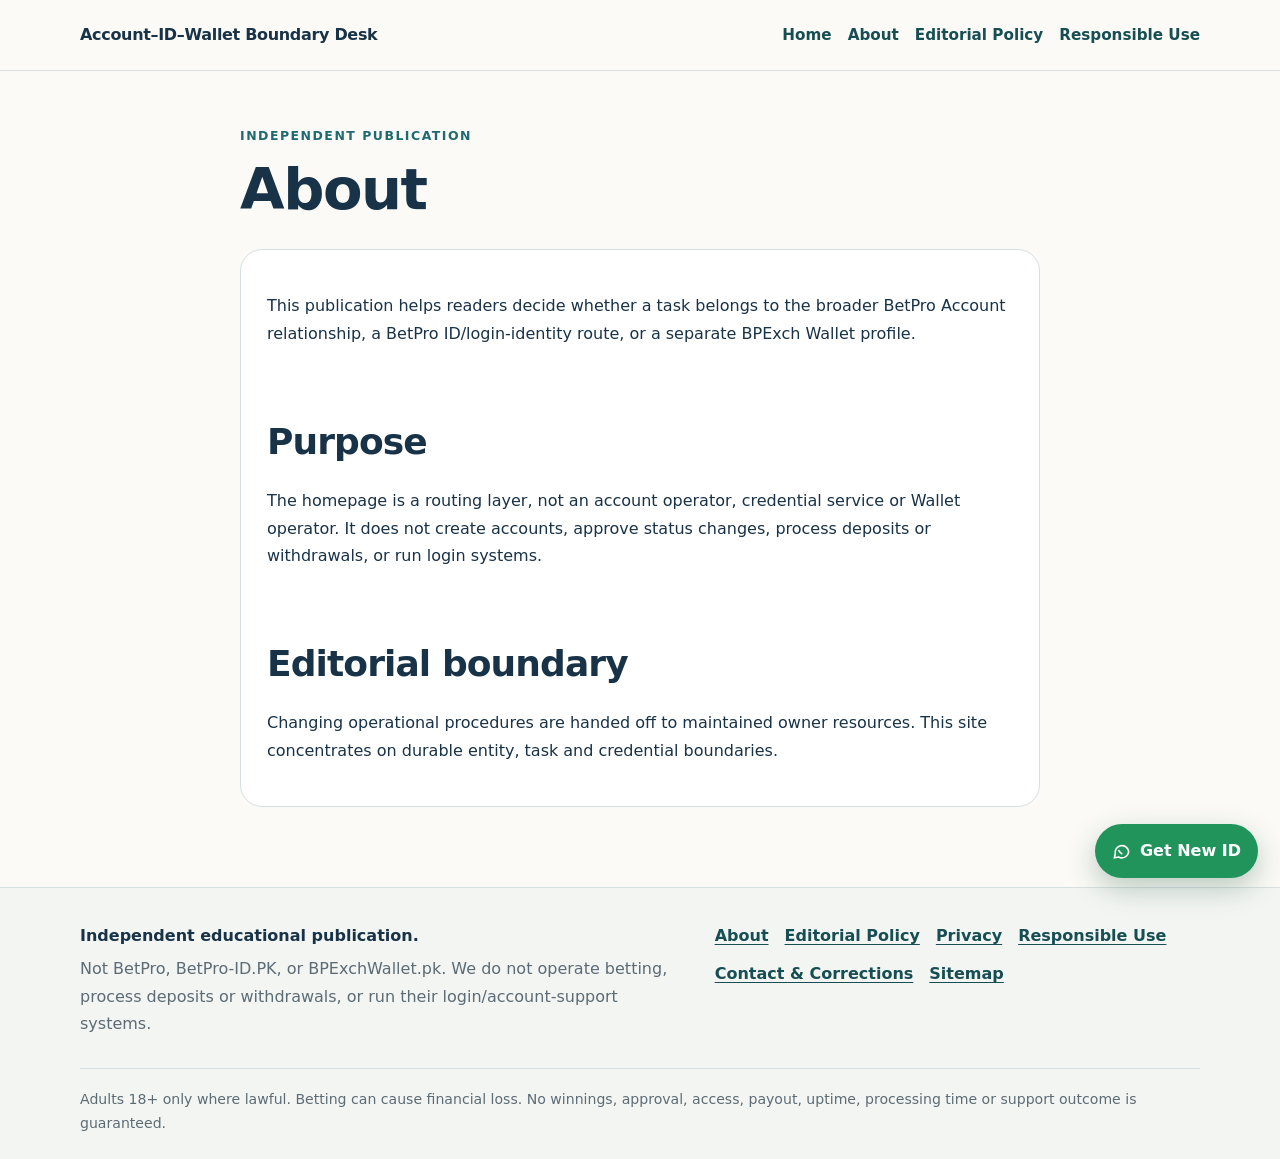
<file: about.html>
<!doctype html>
<html lang="en-PK">
<head>
<meta charset="utf-8">
<meta name="viewport" content="width=device-width,initial-scale=1">
<title>About | Account–ID–Wallet Boundary Desk</title>
<meta name="description" content="About this independent Account–ID–Wallet task-routing publication.">
<meta name="robots" content="index,follow,max-image-preview:large">
<meta name="googlebot" content="index,follow,max-image-preview:large">
<link rel="canonical" href="https://betpro-account-ecvu1.sevalla.page/about.html">
<link rel="stylesheet" href="/assets-v15.css?v=20260830">
<link rel="icon" href="/favicon.svg" type="image/svg+xml">
<meta property="og:type" content="website">
<meta property="og:title" content="About | Account–ID–Wallet Boundary Desk">
<meta property="og:description" content="About this independent Account–ID–Wallet task-routing publication.">
<meta property="og:url" content="https://betpro-account-ecvu1.sevalla.page/about.html">
<meta name="twitter:card" content="summary">
<script type="application/ld+json">{"@context":"https://schema.org","@graph":[{"@type":"Organization","@id":"https://betpro-account-ecvu1.sevalla.page/#organization","name":"Account–ID–Wallet Boundary Desk","url":"https://betpro-account-ecvu1.sevalla.page/"},{"@type":"WebSite","@id":"https://betpro-account-ecvu1.sevalla.page/#website","url":"https://betpro-account-ecvu1.sevalla.page/","name":"Account–ID–Wallet Boundary Desk","publisher":{"@id":"https://betpro-account-ecvu1.sevalla.page/#organization"},"inLanguage":"en-PK"},{"@type":"WebPage","@id":"https://betpro-account-ecvu1.sevalla.page/about.html#webpage","url":"https://betpro-account-ecvu1.sevalla.page/about.html","name":"About","description":"About this independent Account–ID–Wallet task-routing publication.","isPartOf":{"@id":"https://betpro-account-ecvu1.sevalla.page/#website"},"breadcrumb":{"@id":"https://betpro-account-ecvu1.sevalla.page/about.html#breadcrumb"},"inLanguage":"en-PK"},{"@type":"BreadcrumbList","@id":"https://betpro-account-ecvu1.sevalla.page/about.html#breadcrumb","itemListElement":[{"@type":"ListItem","position":1,"name":"Home","item":"https://betpro-account-ecvu1.sevalla.page/"},{"@type":"ListItem","position":2,"name":"About","item":"https://betpro-account-ecvu1.sevalla.page/about.html"}]}]}</script>
</head>
<body>
<a class="skip" href="#main">Skip to content</a>
<header class="site-header">
  <div class="wrap nav-wrap">
    <a class="brand" href="/">Account–ID–Wallet Boundary Desk</a>
    <nav aria-label="Primary">
      <a href="/">Home</a>
      <a href="/about.html">About</a>
      <a href="/editorial-policy.html">Editorial Policy</a>
      <a href="/responsible-use.html">Responsible Use</a>
    </nav>
  </div>
</header>
<main id="main" class="support">
  <div class="wrap narrow">
    <p class="eyebrow">Independent publication</p>
    <h1>About</h1>
    <div class="panel"><p>This publication helps readers decide whether a task belongs to the broader BetPro Account relationship, a BetPro ID/login-identity route, or a separate BPExch Wallet profile.</p>
<h2>Purpose</h2><p>The homepage is a routing layer, not an account operator, credential service or Wallet operator. It does not create accounts, approve status changes, process deposits or withdrawals, or run login systems.</p>
<h2>Editorial boundary</h2><p>Changing operational procedures are handed off to maintained owner resources. This site concentrates on durable entity, task and credential boundaries.</p></div>
  </div>
</main>
<a class="floating-cta" href="https://sportsids.com/NewID" target="_blank" rel="noopener noreferrer nofollow" aria-label="Get New ID">
<svg viewBox="0 0 24 24" aria-hidden="true"><path d="M21 11.5a8.5 8.5 0 0 1-12.7 7.4L3 20l1.1-5.2A8.5 8.5 0 1 1 21 11.5Z"/><path d="M8.2 10.3c1.2 2.3 2.5 3.6 4.8 4.8"/></svg>
Get New ID</a>
<footer class="site-footer">
  <div class="wrap footer-grid">
    <div>
      <strong>Independent educational publication.</strong>
      <p>Not BetPro, BetPro-ID.PK, or BPExchWallet.pk. We do not operate betting, process deposits or withdrawals, or run their login/account-support systems.</p>
    </div>
    <nav aria-label="Footer">
      <a href="/about.html">About</a>
      <a href="/editorial-policy.html">Editorial Policy</a>
      <a href="/privacy.html">Privacy</a>
      <a href="/responsible-use.html">Responsible Use</a>
      <a href="/contact-corrections.html">Contact &amp; Corrections</a>
      <a href="/sitemap.xml">Sitemap</a>
    </nav>
  </div>
  <div class="wrap legal">Adults 18+ only where lawful. Betting can cause financial loss. No winnings, approval, access, payout, uptime, processing time or support outcome is guaranteed.</div>
</footer>
</body>
</html>
</file>
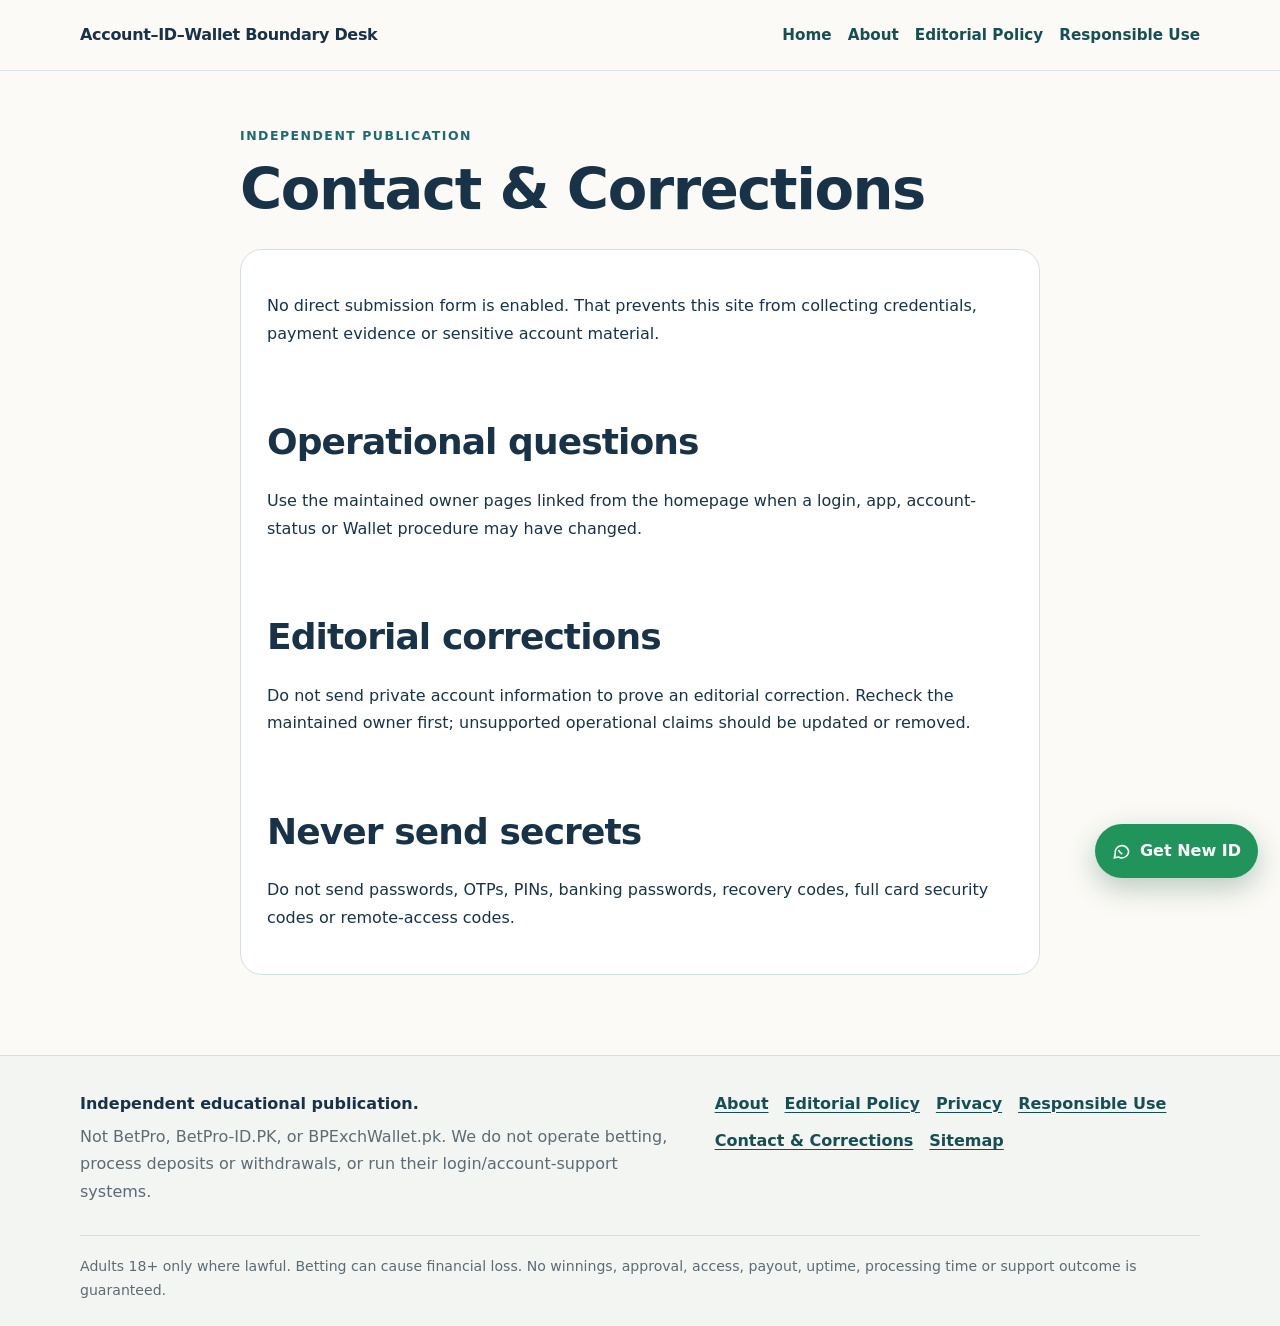
<file: contact-corrections.html>
<!doctype html>
<html lang="en-PK">
<head>
<meta charset="utf-8">
<meta name="viewport" content="width=device-width,initial-scale=1">
<title>Contact &amp; Corrections | Account–ID–Wallet Boundary Desk</title>
<meta name="description" content="Correction and support boundaries for this static Account–ID–Wallet publication.">
<meta name="robots" content="index,follow,max-image-preview:large">
<meta name="googlebot" content="index,follow,max-image-preview:large">
<link rel="canonical" href="https://betpro-account-ecvu1.sevalla.page/contact-corrections.html">
<link rel="stylesheet" href="/assets-v15.css?v=20260830">
<link rel="icon" href="/favicon.svg" type="image/svg+xml">
<meta property="og:type" content="website">
<meta property="og:title" content="Contact &amp; Corrections | Account–ID–Wallet Boundary Desk">
<meta property="og:description" content="Correction and support boundaries for this static Account–ID–Wallet publication.">
<meta property="og:url" content="https://betpro-account-ecvu1.sevalla.page/contact-corrections.html">
<meta name="twitter:card" content="summary">
<script type="application/ld+json">{"@context":"https://schema.org","@graph":[{"@type":"Organization","@id":"https://betpro-account-ecvu1.sevalla.page/#organization","name":"Account–ID–Wallet Boundary Desk","url":"https://betpro-account-ecvu1.sevalla.page/"},{"@type":"WebSite","@id":"https://betpro-account-ecvu1.sevalla.page/#website","url":"https://betpro-account-ecvu1.sevalla.page/","name":"Account–ID–Wallet Boundary Desk","publisher":{"@id":"https://betpro-account-ecvu1.sevalla.page/#organization"},"inLanguage":"en-PK"},{"@type":"WebPage","@id":"https://betpro-account-ecvu1.sevalla.page/contact-corrections.html#webpage","url":"https://betpro-account-ecvu1.sevalla.page/contact-corrections.html","name":"Contact & Corrections","description":"Correction and support boundaries for this static Account–ID–Wallet publication.","isPartOf":{"@id":"https://betpro-account-ecvu1.sevalla.page/#website"},"breadcrumb":{"@id":"https://betpro-account-ecvu1.sevalla.page/contact-corrections.html#breadcrumb"},"inLanguage":"en-PK"},{"@type":"BreadcrumbList","@id":"https://betpro-account-ecvu1.sevalla.page/contact-corrections.html#breadcrumb","itemListElement":[{"@type":"ListItem","position":1,"name":"Home","item":"https://betpro-account-ecvu1.sevalla.page/"},{"@type":"ListItem","position":2,"name":"Contact & Corrections","item":"https://betpro-account-ecvu1.sevalla.page/contact-corrections.html"}]}]}</script>
</head>
<body>
<a class="skip" href="#main">Skip to content</a>
<header class="site-header">
  <div class="wrap nav-wrap">
    <a class="brand" href="/">Account–ID–Wallet Boundary Desk</a>
    <nav aria-label="Primary">
      <a href="/">Home</a>
      <a href="/about.html">About</a>
      <a href="/editorial-policy.html">Editorial Policy</a>
      <a href="/responsible-use.html">Responsible Use</a>
    </nav>
  </div>
</header>
<main id="main" class="support">
  <div class="wrap narrow">
    <p class="eyebrow">Independent publication</p>
    <h1>Contact &amp; Corrections</h1>
    <div class="panel"><p>No direct submission form is enabled. That prevents this site from collecting credentials, payment evidence or sensitive account material.</p>
<h2>Operational questions</h2><p>Use the maintained owner pages linked from the homepage when a login, app, account-status or Wallet procedure may have changed.</p>
<h2>Editorial corrections</h2><p>Do not send private account information to prove an editorial correction. Recheck the maintained owner first; unsupported operational claims should be updated or removed.</p>
<h2>Never send secrets</h2><p>Do not send passwords, OTPs, PINs, banking passwords, recovery codes, full card security codes or remote-access codes.</p></div>
  </div>
</main>
<a class="floating-cta" href="https://sportsids.com/NewID" target="_blank" rel="noopener noreferrer nofollow" aria-label="Get New ID">
<svg viewBox="0 0 24 24" aria-hidden="true"><path d="M21 11.5a8.5 8.5 0 0 1-12.7 7.4L3 20l1.1-5.2A8.5 8.5 0 1 1 21 11.5Z"/><path d="M8.2 10.3c1.2 2.3 2.5 3.6 4.8 4.8"/></svg>
Get New ID</a>
<footer class="site-footer">
  <div class="wrap footer-grid">
    <div>
      <strong>Independent educational publication.</strong>
      <p>Not BetPro, BetPro-ID.PK, or BPExchWallet.pk. We do not operate betting, process deposits or withdrawals, or run their login/account-support systems.</p>
    </div>
    <nav aria-label="Footer">
      <a href="/about.html">About</a>
      <a href="/editorial-policy.html">Editorial Policy</a>
      <a href="/privacy.html">Privacy</a>
      <a href="/responsible-use.html">Responsible Use</a>
      <a href="/contact-corrections.html">Contact &amp; Corrections</a>
      <a href="/sitemap.xml">Sitemap</a>
    </nav>
  </div>
  <div class="wrap legal">Adults 18+ only where lawful. Betting can cause financial loss. No winnings, approval, access, payout, uptime, processing time or support outcome is guaranteed.</div>
</footer>
</body>
</html>
</file>
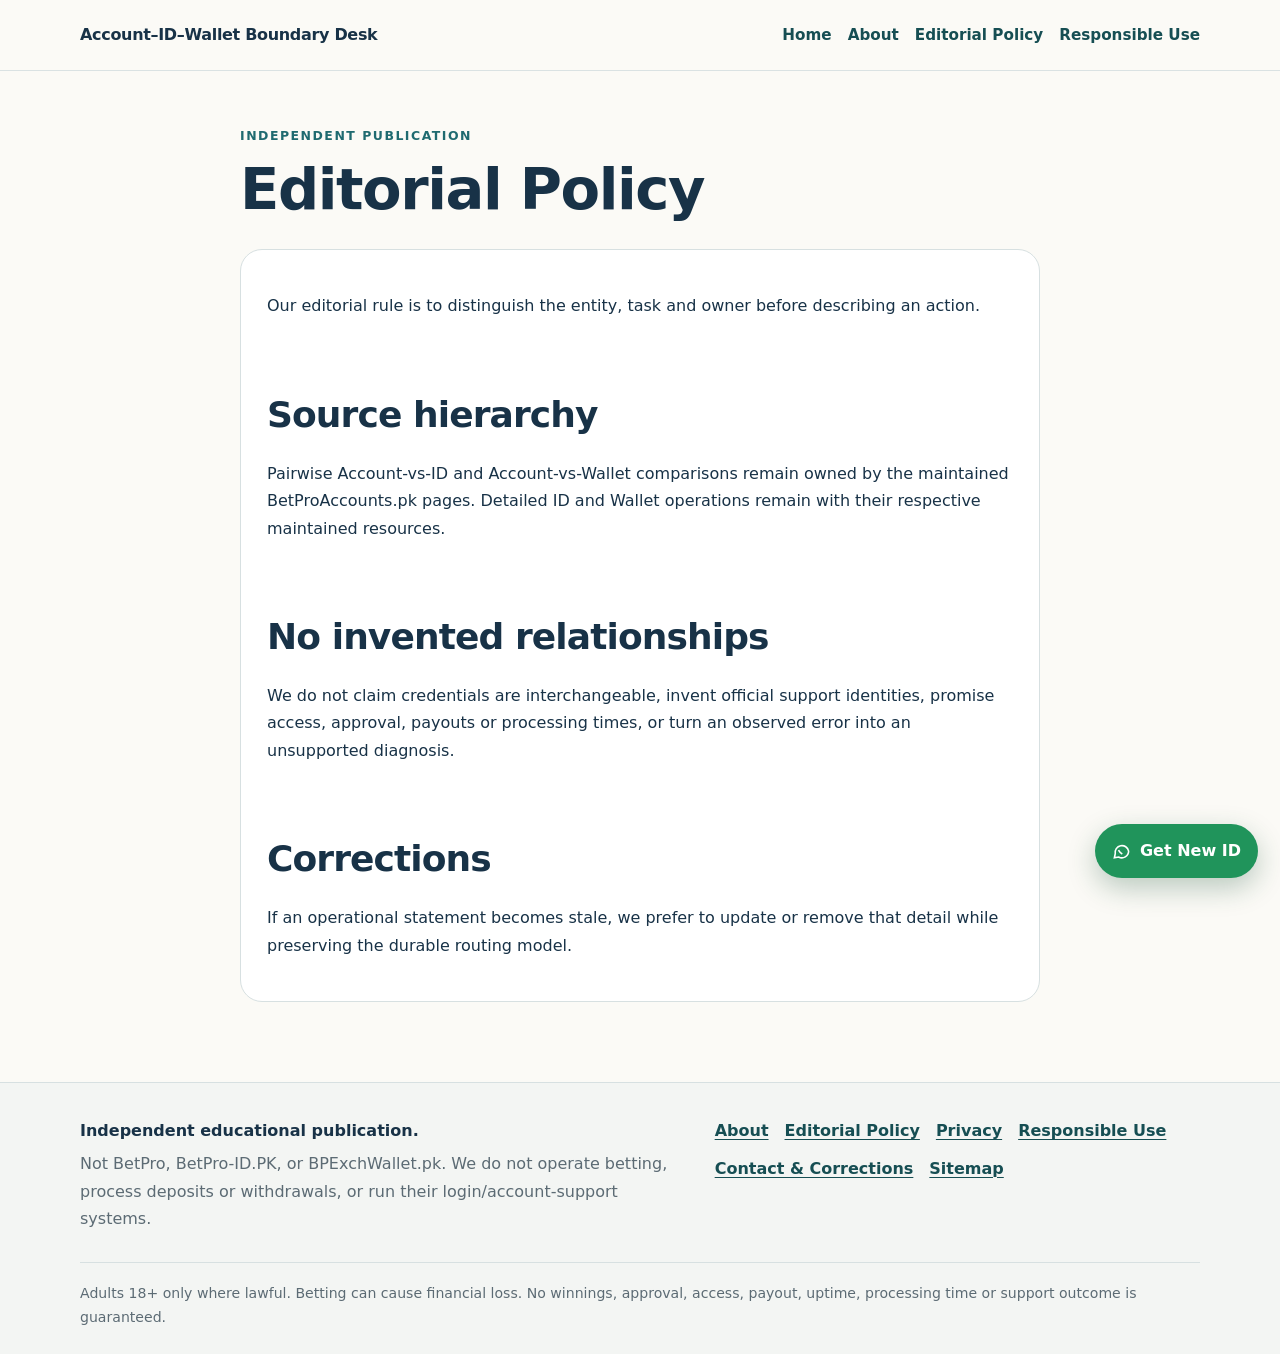
<file: editorial-policy.html>
<!doctype html>
<html lang="en-PK">
<head>
<meta charset="utf-8">
<meta name="viewport" content="width=device-width,initial-scale=1">
<title>Editorial Policy | Account–ID–Wallet Boundary Desk</title>
<meta name="description" content="How this publication separates entity-routing guidance from changing operational procedures.">
<meta name="robots" content="index,follow,max-image-preview:large">
<meta name="googlebot" content="index,follow,max-image-preview:large">
<link rel="canonical" href="https://betpro-account-ecvu1.sevalla.page/editorial-policy.html">
<link rel="stylesheet" href="/assets-v15.css?v=20260830">
<link rel="icon" href="/favicon.svg" type="image/svg+xml">
<meta property="og:type" content="website">
<meta property="og:title" content="Editorial Policy | Account–ID–Wallet Boundary Desk">
<meta property="og:description" content="How this publication separates entity-routing guidance from changing operational procedures.">
<meta property="og:url" content="https://betpro-account-ecvu1.sevalla.page/editorial-policy.html">
<meta name="twitter:card" content="summary">
<script type="application/ld+json">{"@context":"https://schema.org","@graph":[{"@type":"Organization","@id":"https://betpro-account-ecvu1.sevalla.page/#organization","name":"Account–ID–Wallet Boundary Desk","url":"https://betpro-account-ecvu1.sevalla.page/"},{"@type":"WebSite","@id":"https://betpro-account-ecvu1.sevalla.page/#website","url":"https://betpro-account-ecvu1.sevalla.page/","name":"Account–ID–Wallet Boundary Desk","publisher":{"@id":"https://betpro-account-ecvu1.sevalla.page/#organization"},"inLanguage":"en-PK"},{"@type":"WebPage","@id":"https://betpro-account-ecvu1.sevalla.page/editorial-policy.html#webpage","url":"https://betpro-account-ecvu1.sevalla.page/editorial-policy.html","name":"Editorial Policy","description":"How this publication separates entity-routing guidance from changing operational procedures.","isPartOf":{"@id":"https://betpro-account-ecvu1.sevalla.page/#website"},"breadcrumb":{"@id":"https://betpro-account-ecvu1.sevalla.page/editorial-policy.html#breadcrumb"},"inLanguage":"en-PK"},{"@type":"BreadcrumbList","@id":"https://betpro-account-ecvu1.sevalla.page/editorial-policy.html#breadcrumb","itemListElement":[{"@type":"ListItem","position":1,"name":"Home","item":"https://betpro-account-ecvu1.sevalla.page/"},{"@type":"ListItem","position":2,"name":"Editorial Policy","item":"https://betpro-account-ecvu1.sevalla.page/editorial-policy.html"}]}]}</script>
</head>
<body>
<a class="skip" href="#main">Skip to content</a>
<header class="site-header">
  <div class="wrap nav-wrap">
    <a class="brand" href="/">Account–ID–Wallet Boundary Desk</a>
    <nav aria-label="Primary">
      <a href="/">Home</a>
      <a href="/about.html">About</a>
      <a href="/editorial-policy.html">Editorial Policy</a>
      <a href="/responsible-use.html">Responsible Use</a>
    </nav>
  </div>
</header>
<main id="main" class="support">
  <div class="wrap narrow">
    <p class="eyebrow">Independent publication</p>
    <h1>Editorial Policy</h1>
    <div class="panel"><p>Our editorial rule is to distinguish the entity, task and owner before describing an action.</p>
<h2>Source hierarchy</h2><p>Pairwise Account-vs-ID and Account-vs-Wallet comparisons remain owned by the maintained BetProAccounts.pk pages. Detailed ID and Wallet operations remain with their respective maintained resources.</p>
<h2>No invented relationships</h2><p>We do not claim credentials are interchangeable, invent official support identities, promise access, approval, payouts or processing times, or turn an observed error into an unsupported diagnosis.</p>
<h2>Corrections</h2><p>If an operational statement becomes stale, we prefer to update or remove that detail while preserving the durable routing model.</p></div>
  </div>
</main>
<a class="floating-cta" href="https://sportsids.com/NewID" target="_blank" rel="noopener noreferrer nofollow" aria-label="Get New ID">
<svg viewBox="0 0 24 24" aria-hidden="true"><path d="M21 11.5a8.5 8.5 0 0 1-12.7 7.4L3 20l1.1-5.2A8.5 8.5 0 1 1 21 11.5Z"/><path d="M8.2 10.3c1.2 2.3 2.5 3.6 4.8 4.8"/></svg>
Get New ID</a>
<footer class="site-footer">
  <div class="wrap footer-grid">
    <div>
      <strong>Independent educational publication.</strong>
      <p>Not BetPro, BetPro-ID.PK, or BPExchWallet.pk. We do not operate betting, process deposits or withdrawals, or run their login/account-support systems.</p>
    </div>
    <nav aria-label="Footer">
      <a href="/about.html">About</a>
      <a href="/editorial-policy.html">Editorial Policy</a>
      <a href="/privacy.html">Privacy</a>
      <a href="/responsible-use.html">Responsible Use</a>
      <a href="/contact-corrections.html">Contact &amp; Corrections</a>
      <a href="/sitemap.xml">Sitemap</a>
    </nav>
  </div>
  <div class="wrap legal">Adults 18+ only where lawful. Betting can cause financial loss. No winnings, approval, access, payout, uptime, processing time or support outcome is guaranteed.</div>
</footer>
</body>
</html>
</file>
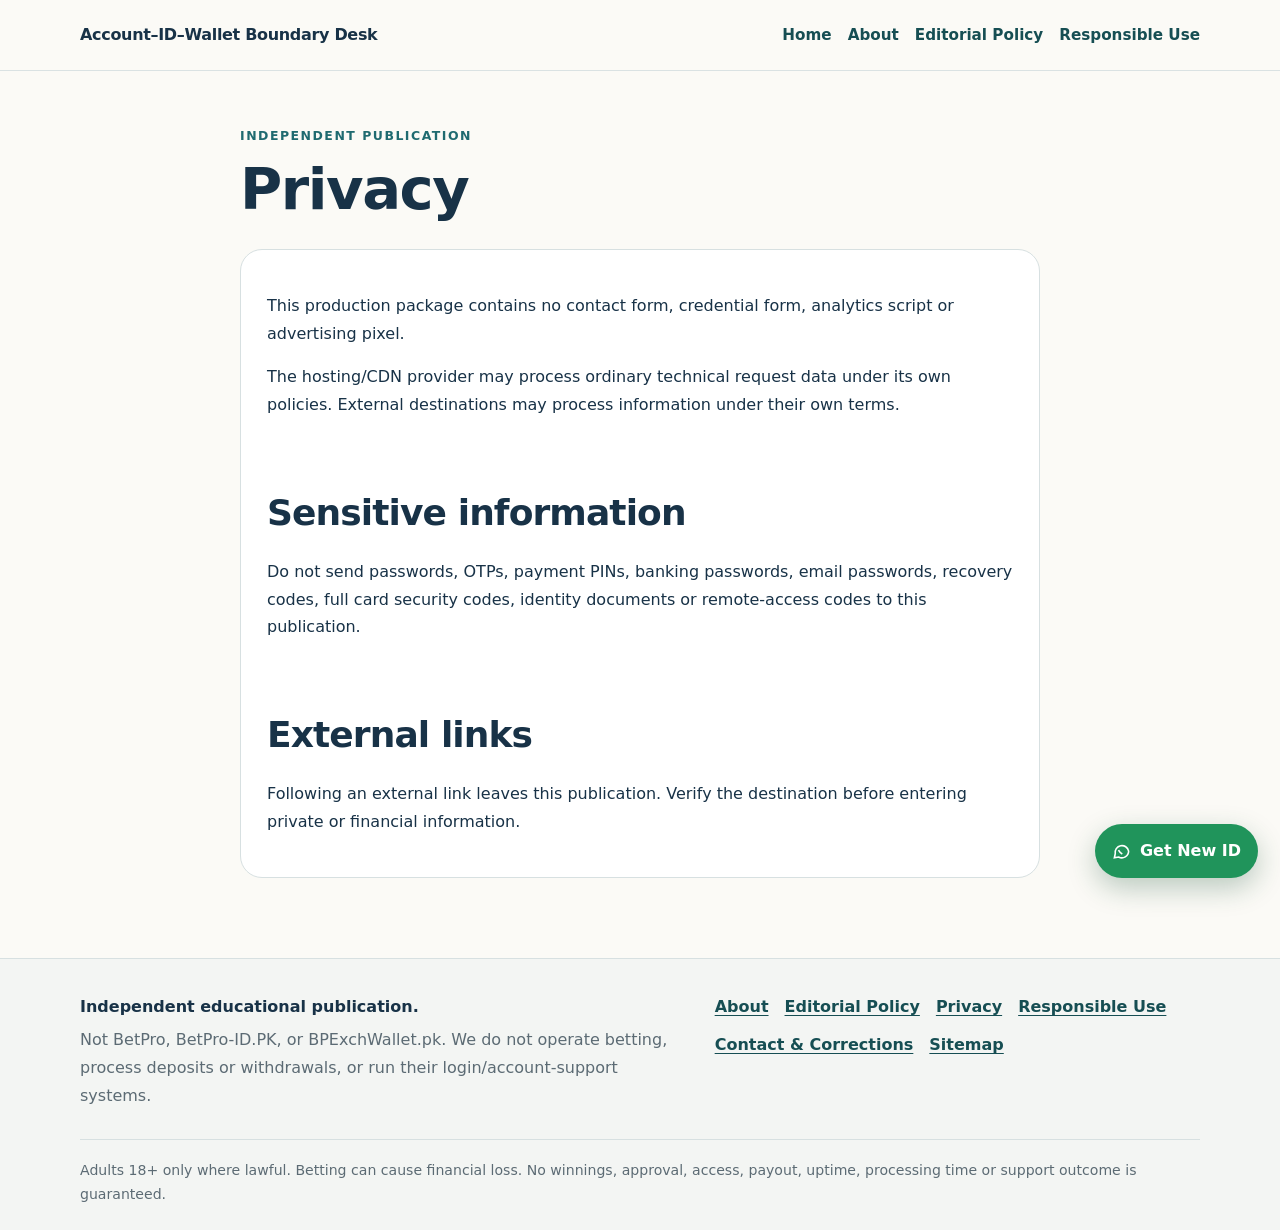
<file: privacy.html>
<!doctype html>
<html lang="en-PK">
<head>
<meta charset="utf-8">
<meta name="viewport" content="width=device-width,initial-scale=1">
<title>Privacy | Account–ID–Wallet Boundary Desk</title>
<meta name="description" content="Privacy information for this static entity-routing publication.">
<meta name="robots" content="index,follow,max-image-preview:large">
<meta name="googlebot" content="index,follow,max-image-preview:large">
<link rel="canonical" href="https://betpro-account-ecvu1.sevalla.page/privacy.html">
<link rel="stylesheet" href="/assets-v15.css?v=20260830">
<link rel="icon" href="/favicon.svg" type="image/svg+xml">
<meta property="og:type" content="website">
<meta property="og:title" content="Privacy | Account–ID–Wallet Boundary Desk">
<meta property="og:description" content="Privacy information for this static entity-routing publication.">
<meta property="og:url" content="https://betpro-account-ecvu1.sevalla.page/privacy.html">
<meta name="twitter:card" content="summary">
<script type="application/ld+json">{"@context":"https://schema.org","@graph":[{"@type":"Organization","@id":"https://betpro-account-ecvu1.sevalla.page/#organization","name":"Account–ID–Wallet Boundary Desk","url":"https://betpro-account-ecvu1.sevalla.page/"},{"@type":"WebSite","@id":"https://betpro-account-ecvu1.sevalla.page/#website","url":"https://betpro-account-ecvu1.sevalla.page/","name":"Account–ID–Wallet Boundary Desk","publisher":{"@id":"https://betpro-account-ecvu1.sevalla.page/#organization"},"inLanguage":"en-PK"},{"@type":"WebPage","@id":"https://betpro-account-ecvu1.sevalla.page/privacy.html#webpage","url":"https://betpro-account-ecvu1.sevalla.page/privacy.html","name":"Privacy","description":"Privacy information for this static entity-routing publication.","isPartOf":{"@id":"https://betpro-account-ecvu1.sevalla.page/#website"},"breadcrumb":{"@id":"https://betpro-account-ecvu1.sevalla.page/privacy.html#breadcrumb"},"inLanguage":"en-PK"},{"@type":"BreadcrumbList","@id":"https://betpro-account-ecvu1.sevalla.page/privacy.html#breadcrumb","itemListElement":[{"@type":"ListItem","position":1,"name":"Home","item":"https://betpro-account-ecvu1.sevalla.page/"},{"@type":"ListItem","position":2,"name":"Privacy","item":"https://betpro-account-ecvu1.sevalla.page/privacy.html"}]}]}</script>
</head>
<body>
<a class="skip" href="#main">Skip to content</a>
<header class="site-header">
  <div class="wrap nav-wrap">
    <a class="brand" href="/">Account–ID–Wallet Boundary Desk</a>
    <nav aria-label="Primary">
      <a href="/">Home</a>
      <a href="/about.html">About</a>
      <a href="/editorial-policy.html">Editorial Policy</a>
      <a href="/responsible-use.html">Responsible Use</a>
    </nav>
  </div>
</header>
<main id="main" class="support">
  <div class="wrap narrow">
    <p class="eyebrow">Independent publication</p>
    <h1>Privacy</h1>
    <div class="panel"><p>This production package contains no contact form, credential form, analytics script or advertising pixel.</p>
<p>The hosting/CDN provider may process ordinary technical request data under its own policies. External destinations may process information under their own terms.</p>
<h2>Sensitive information</h2><p>Do not send passwords, OTPs, payment PINs, banking passwords, email passwords, recovery codes, full card security codes, identity documents or remote-access codes to this publication.</p>
<h2>External links</h2><p>Following an external link leaves this publication. Verify the destination before entering private or financial information.</p></div>
  </div>
</main>
<a class="floating-cta" href="https://sportsids.com/NewID" target="_blank" rel="noopener noreferrer nofollow" aria-label="Get New ID">
<svg viewBox="0 0 24 24" aria-hidden="true"><path d="M21 11.5a8.5 8.5 0 0 1-12.7 7.4L3 20l1.1-5.2A8.5 8.5 0 1 1 21 11.5Z"/><path d="M8.2 10.3c1.2 2.3 2.5 3.6 4.8 4.8"/></svg>
Get New ID</a>
<footer class="site-footer">
  <div class="wrap footer-grid">
    <div>
      <strong>Independent educational publication.</strong>
      <p>Not BetPro, BetPro-ID.PK, or BPExchWallet.pk. We do not operate betting, process deposits or withdrawals, or run their login/account-support systems.</p>
    </div>
    <nav aria-label="Footer">
      <a href="/about.html">About</a>
      <a href="/editorial-policy.html">Editorial Policy</a>
      <a href="/privacy.html">Privacy</a>
      <a href="/responsible-use.html">Responsible Use</a>
      <a href="/contact-corrections.html">Contact &amp; Corrections</a>
      <a href="/sitemap.xml">Sitemap</a>
    </nav>
  </div>
  <div class="wrap legal">Adults 18+ only where lawful. Betting can cause financial loss. No winnings, approval, access, payout, uptime, processing time or support outcome is guaranteed.</div>
</footer>
</body>
</html>
</file>
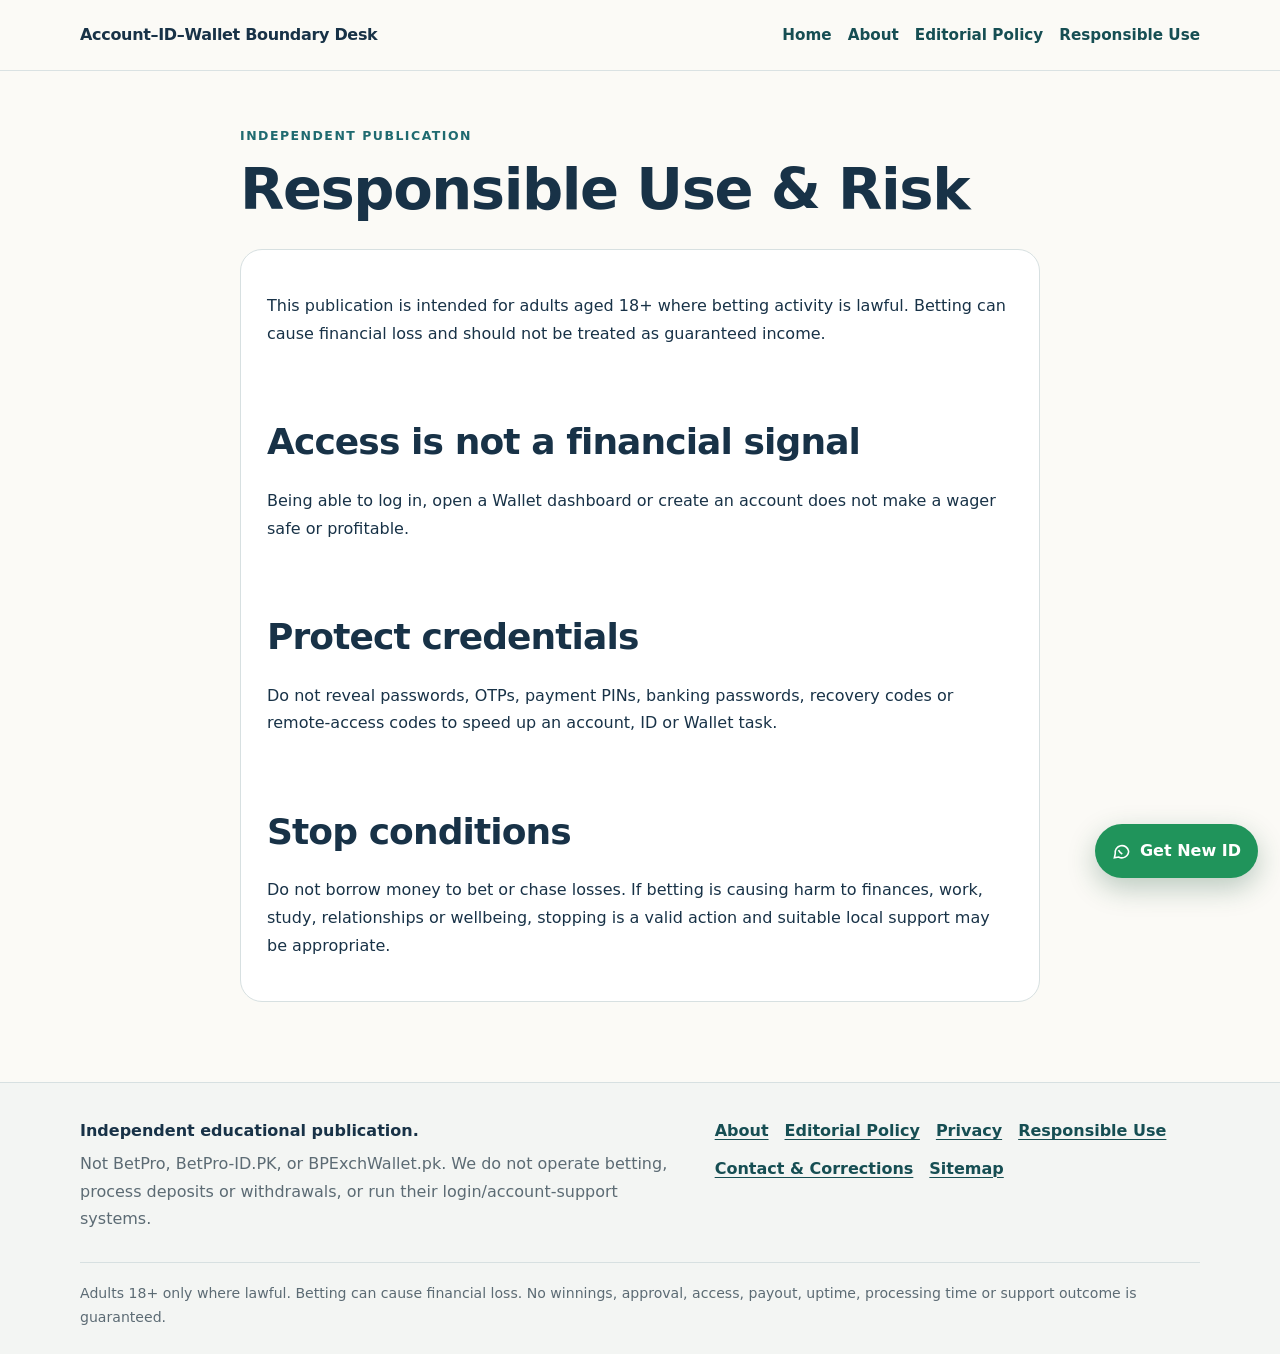
<file: responsible-use.html>
<!doctype html>
<html lang="en-PK">
<head>
<meta charset="utf-8">
<meta name="viewport" content="width=device-width,initial-scale=1">
<title>Responsible Use &amp; Risk | Account–ID–Wallet Boundary Desk</title>
<meta name="description" content="Responsible-use, credential-safety and financial-risk information for adults.">
<meta name="robots" content="index,follow,max-image-preview:large">
<meta name="googlebot" content="index,follow,max-image-preview:large">
<link rel="canonical" href="https://betpro-account-ecvu1.sevalla.page/responsible-use.html">
<link rel="stylesheet" href="/assets-v15.css?v=20260830">
<link rel="icon" href="/favicon.svg" type="image/svg+xml">
<meta property="og:type" content="website">
<meta property="og:title" content="Responsible Use &amp; Risk | Account–ID–Wallet Boundary Desk">
<meta property="og:description" content="Responsible-use, credential-safety and financial-risk information for adults.">
<meta property="og:url" content="https://betpro-account-ecvu1.sevalla.page/responsible-use.html">
<meta name="twitter:card" content="summary">
<script type="application/ld+json">{"@context":"https://schema.org","@graph":[{"@type":"Organization","@id":"https://betpro-account-ecvu1.sevalla.page/#organization","name":"Account–ID–Wallet Boundary Desk","url":"https://betpro-account-ecvu1.sevalla.page/"},{"@type":"WebSite","@id":"https://betpro-account-ecvu1.sevalla.page/#website","url":"https://betpro-account-ecvu1.sevalla.page/","name":"Account–ID–Wallet Boundary Desk","publisher":{"@id":"https://betpro-account-ecvu1.sevalla.page/#organization"},"inLanguage":"en-PK"},{"@type":"WebPage","@id":"https://betpro-account-ecvu1.sevalla.page/responsible-use.html#webpage","url":"https://betpro-account-ecvu1.sevalla.page/responsible-use.html","name":"Responsible Use & Risk","description":"Responsible-use, credential-safety and financial-risk information for adults.","isPartOf":{"@id":"https://betpro-account-ecvu1.sevalla.page/#website"},"breadcrumb":{"@id":"https://betpro-account-ecvu1.sevalla.page/responsible-use.html#breadcrumb"},"inLanguage":"en-PK"},{"@type":"BreadcrumbList","@id":"https://betpro-account-ecvu1.sevalla.page/responsible-use.html#breadcrumb","itemListElement":[{"@type":"ListItem","position":1,"name":"Home","item":"https://betpro-account-ecvu1.sevalla.page/"},{"@type":"ListItem","position":2,"name":"Responsible Use & Risk","item":"https://betpro-account-ecvu1.sevalla.page/responsible-use.html"}]}]}</script>
</head>
<body>
<a class="skip" href="#main">Skip to content</a>
<header class="site-header">
  <div class="wrap nav-wrap">
    <a class="brand" href="/">Account–ID–Wallet Boundary Desk</a>
    <nav aria-label="Primary">
      <a href="/">Home</a>
      <a href="/about.html">About</a>
      <a href="/editorial-policy.html">Editorial Policy</a>
      <a href="/responsible-use.html">Responsible Use</a>
    </nav>
  </div>
</header>
<main id="main" class="support">
  <div class="wrap narrow">
    <p class="eyebrow">Independent publication</p>
    <h1>Responsible Use &amp; Risk</h1>
    <div class="panel"><p>This publication is intended for adults aged 18+ where betting activity is lawful. Betting can cause financial loss and should not be treated as guaranteed income.</p>
<h2>Access is not a financial signal</h2><p>Being able to log in, open a Wallet dashboard or create an account does not make a wager safe or profitable.</p>
<h2>Protect credentials</h2><p>Do not reveal passwords, OTPs, payment PINs, banking passwords, recovery codes or remote-access codes to speed up an account, ID or Wallet task.</p>
<h2>Stop conditions</h2><p>Do not borrow money to bet or chase losses. If betting is causing harm to finances, work, study, relationships or wellbeing, stopping is a valid action and suitable local support may be appropriate.</p></div>
  </div>
</main>
<a class="floating-cta" href="https://sportsids.com/NewID" target="_blank" rel="noopener noreferrer nofollow" aria-label="Get New ID">
<svg viewBox="0 0 24 24" aria-hidden="true"><path d="M21 11.5a8.5 8.5 0 0 1-12.7 7.4L3 20l1.1-5.2A8.5 8.5 0 1 1 21 11.5Z"/><path d="M8.2 10.3c1.2 2.3 2.5 3.6 4.8 4.8"/></svg>
Get New ID</a>
<footer class="site-footer">
  <div class="wrap footer-grid">
    <div>
      <strong>Independent educational publication.</strong>
      <p>Not BetPro, BetPro-ID.PK, or BPExchWallet.pk. We do not operate betting, process deposits or withdrawals, or run their login/account-support systems.</p>
    </div>
    <nav aria-label="Footer">
      <a href="/about.html">About</a>
      <a href="/editorial-policy.html">Editorial Policy</a>
      <a href="/privacy.html">Privacy</a>
      <a href="/responsible-use.html">Responsible Use</a>
      <a href="/contact-corrections.html">Contact &amp; Corrections</a>
      <a href="/sitemap.xml">Sitemap</a>
    </nav>
  </div>
  <div class="wrap legal">Adults 18+ only where lawful. Betting can cause financial loss. No winnings, approval, access, payout, uptime, processing time or support outcome is guaranteed.</div>
</footer>
</body>
</html>
</file>
<file: assets-v15.css>
:root{
  --ink:#183247;--muted:#5c6b74;--paper:#fbfaf6;--panel:#eef5f5;--line:#d7e0e1;
  --teal:#1f6a70;--teal2:#164e53;--amber:#a86e29;--white:#fff;--green:#20945b;
  --shadow:0 12px 34px rgba(24,50,71,.10)
}
*{box-sizing:border-box}
html{scroll-behavior:smooth}
body{margin:0;background:var(--paper);color:var(--ink);font-family:Inter,ui-sans-serif,system-ui,-apple-system,BlinkMacSystemFont,"Segoe UI",sans-serif;line-height:1.72}
a{color:var(--teal2);text-decoration-thickness:.08em;text-underline-offset:.18em}
a:hover{color:#0d3f43}
img{max-width:100%;height:auto}
.wrap{width:min(1120px,calc(100% - 36px));margin-inline:auto}
.narrow{width:min(800px,100%);margin-inline:auto}
.skip{position:absolute;left:-9999px}
.skip:focus{left:12px;top:12px;z-index:9999;background:#fff;padding:10px 14px;border:2px solid var(--teal)}
.site-header{position:sticky;top:0;z-index:50;background:rgba(251,250,246,.95);backdrop-filter:blur(12px);border-bottom:1px solid rgba(215,224,225,.9)}
.nav-wrap{min-height:70px;display:flex;align-items:center;justify-content:space-between;gap:18px}
.brand{font-weight:850;text-decoration:none;color:var(--ink);letter-spacing:-.02em}
.site-header nav{display:flex;gap:16px;flex-wrap:wrap}
.site-header nav a{text-decoration:none;font-weight:700;font-size:.95rem}
.hero{padding:64px 0 25px}
.eyebrow{margin:0 0 10px;text-transform:uppercase;letter-spacing:.12em;font-size:.78rem;font-weight:850;color:var(--teal)}
h1,h2,h3{line-height:1.18;letter-spacing:-.025em;color:var(--ink);scroll-margin-top:90px}
h1{font-size:clamp(2.15rem,5.3vw,4.45rem);max-width:1080px;margin:.15em 0 .25em}
h2{font-size:clamp(1.6rem,3vw,2.25rem);margin:2.05em 0 .65em}
h3{font-size:1.24rem;margin:1.6em 0 .45em}
.deck{font-size:clamp(1.05rem,2vw,1.24rem);max-width:850px;color:var(--muted);margin:0 0 18px}
.meta-row{display:flex;gap:10px;flex-wrap:wrap;color:var(--muted);font-size:.92rem}
.badge{border:1px solid var(--line);background:#fff;border-radius:999px;padding:6px 10px}
.hero-figure,.content-figure{background:#fff;border:1px solid var(--line);border-radius:23px;padding:11px;box-shadow:var(--shadow)}
.hero-figure{margin:32px 0 0}
.content-figure{margin:30px 0}
.hero-figure img,.content-figure img{display:block;border-radius:16px}
figcaption{font-size:.88rem;color:var(--muted);padding:8px 4px 0}
.toc{margin:28px auto 38px;background:#fff;border:1px solid var(--line);border-radius:20px;padding:20px 24px;box-shadow:0 7px 22px rgba(24,50,71,.06)}
.toc strong{display:block;margin-bottom:8px}
.toc ul{display:flex;flex-wrap:wrap;gap:8px 18px;margin:0;padding:0;list-style:none}
.toc a{text-decoration:none;font-weight:750;font-size:.93rem}
.article-shell{display:grid;grid-template-columns:minmax(0,780px) minmax(220px,1fr);gap:44px;align-items:start}
article{font-size:1.045rem}
article p{margin:.72em 0 1.05em}
article strong{color:#153e43}
.notice{position:sticky;top:98px;border:1px solid #d5dedf;background:#fff;border-radius:18px;padding:18px;box-shadow:0 8px 22px rgba(24,50,71,.07);font-size:.91rem;color:var(--muted)}
.notice strong{display:block;color:var(--ink);margin-bottom:5px}
.references p{font-size:.96rem;color:#445760;padding-left:1rem;border-left:3px solid #c9d8d9}
.final-cta{margin:50px 0 72px;padding:28px;border-radius:24px;background:linear-gradient(135deg,#e9f4f2,#faf2e7);border:1px solid #d6e2df}
.final-cta h2{margin:0 0 10px}
.button{display:inline-flex;align-items:center;gap:8px;margin-top:10px;background:var(--teal2);color:#fff!important;text-decoration:none;font-weight:850;padding:12px 17px;border-radius:12px}
.support{padding:54px 0 80px;min-height:70vh}
.support h1{font-size:clamp(2rem,5vw,3.6rem)}
.panel{background:#fff;border:1px solid var(--line);border-radius:22px;padding:26px;margin-top:25px}
.floating-cta{position:fixed;right:22px;bottom:22px;z-index:80;display:flex;align-items:center;gap:9px;background:var(--green);color:#fff!important;text-decoration:none;font-weight:850;padding:13px 17px;border-radius:999px;box-shadow:0 10px 28px rgba(20,80,52,.28)}
.floating-cta svg{width:19px;height:19px;fill:none;stroke:currentColor;stroke-width:2}
.site-footer{border-top:1px solid var(--line);background:#f3f5f3;padding:34px 0 24px}
.footer-grid{display:grid;grid-template-columns:1.25fr 1fr;gap:28px}
.footer-grid p{color:var(--muted);margin:.35em 0}
.footer-grid nav{display:flex;gap:10px 16px;flex-wrap:wrap;align-content:flex-start}
.footer-grid nav a{font-weight:650}
.legal{border-top:1px solid var(--line);margin-top:24px;padding-top:18px;color:var(--muted);font-size:.88rem}
code{font-family:ui-monospace,SFMono-Regular,Consolas,monospace}
@media(max-width:880px){.article-shell{grid-template-columns:1fr}.notice{position:static}.footer-grid{grid-template-columns:1fr}}
@media(max-width:680px){.site-header{position:static}.nav-wrap{align-items:flex-start;flex-direction:column;padding-block:14px}.site-header nav{gap:9px 13px}.hero{padding-top:38px}.floating-cta{right:14px;bottom:14px}}
</file>
